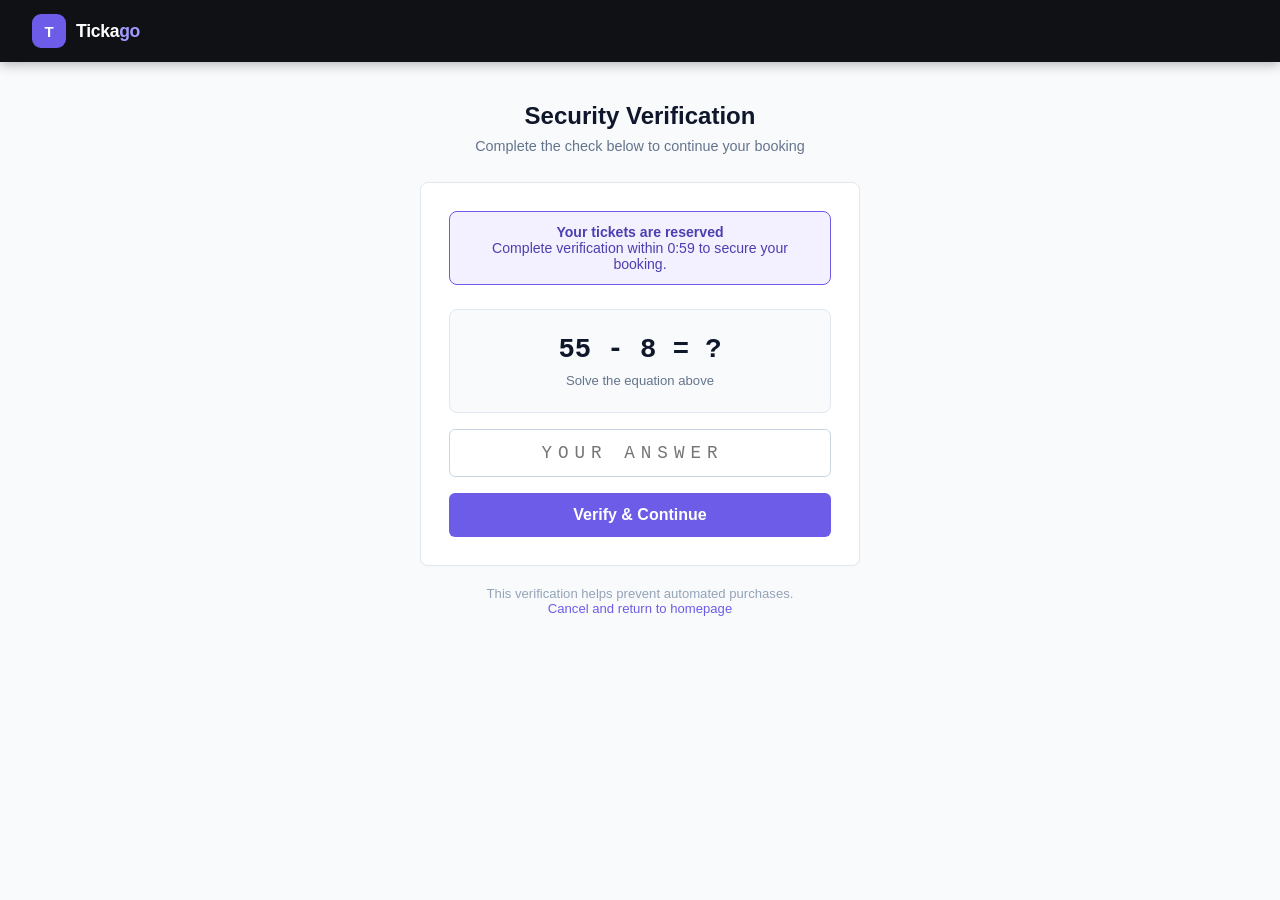
<file: captcha.html>
<!DOCTYPE html>
<html lang="en">
<head>
    <meta charset="UTF-8">
    <meta name="viewport" content="width=device-width, initial-scale=1.0">
    <title>Security Verification</title>
    <link rel="stylesheet" href="style.css">
    <style>
        * { box-sizing: border-box; }

        body {
            background: #f8fafc;
            color: #0f172a;
            font-family: 'Segoe UI', Tahoma, Geneva, Verdana, sans-serif;
            min-height: 100vh;
            margin: 0;
        }

        .captcha-container {
            max-width: 480px;
            margin: 40px auto;
            padding: 0 20px 40px;
        }

        .verify-heading {
            text-align: center;
            margin: 32px 0 24px;
        }

        .verify-heading h1 {
            font-size: 1.5rem;
            margin: 0 0 6px;
            color: #0f172a;
        }

        .verify-heading p {
            margin: 0;
            color: #64748b;
            font-size: 0.9rem;
        }

        .captcha-body {
            background: #ffffff;
            border: 1px solid #e2e8f0;
            border-radius: 8px;
            padding: 28px;
            box-shadow: 0 1px 3px rgba(0,0,0,0.02);
        }

        /* Booking Reminder - matches confirm.html's delay-banner treatment */
        .booking-reminder {
            background: #f3f0ff;
            border: 1px solid #6c5ce7;
            border-radius: 8px;
            padding: 12px 16px;
            margin-bottom: 24px;
            font-size: 0.88rem;
            color: #4c3fb0;
            text-align: center;
        }

        .booking-reminder strong {
            color: #4c3fb0;
        }

        /* Challenge Sections */
        .challenge-section {
            display: none;
        }

        .challenge-section.active {
            display: block;
        }

        /* Text CAPTCHA */
        .captcha-image-box {
            background: #1e293b;
            border-radius: 8px;
            padding: 22px;
            text-align: center;
            margin-bottom: 16px;
            position: relative;
            overflow: hidden;
        }

        .captcha-text {
            font-family: 'Courier New', monospace;
            font-size: 2.1rem;
            font-weight: bold;
            color: #f1f5f9;
            letter-spacing: 10px;
            position: relative;
            user-select: none;
        }

        .noise-line {
            position: absolute;
            height: 1px;
            background: rgba(255,255,255,0.15);
            transform: rotate(-4deg);
        }

        .refresh-captcha {
            position: absolute;
            top: 8px;
            right: 8px;
            background: rgba(255,255,255,0.1);
            border: none;
            color: #cbd5e1;
            width: 30px;
            height: 30px;
            border-radius: 50%;
            cursor: pointer;
            font-size: 1rem;
        }

        .refresh-captcha:hover {
            background: rgba(255,255,255,0.18);
        }

        /* Math Challenge */
        .math-challenge {
            background: #f8fafc;
            border: 1px solid #e2e8f0;
            border-radius: 8px;
            padding: 24px;
            text-align: center;
            margin-bottom: 16px;
        }

        .math-equation {
            font-size: 1.7rem;
            font-weight: bold;
            color: #0f172a;
            margin-bottom: 8px;
            font-family: 'Courier New', monospace;
        }

        .math-hint {
            font-size: 0.82rem;
            color: #64748b;
        }

        /* Slider Challenge */
        .slider-challenge {
            margin-bottom: 16px;
        }

        .slider-track {
            background: #e2e8f0;
            border-radius: 25px;
            height: 50px;
            position: relative;
            overflow: hidden;
        }

        .slider-puzzle {
            position: absolute;
            left: 0;
            top: 0;
            width: 50px;
            height: 50px;
            background: #6c5ce7;
            border-radius: 25px;
            cursor: grab;
            display: flex;
            align-items: center;
            justify-content: center;
            color: white;
            font-size: 1.3rem;
            transition: background 0.2s;
        }

        .slider-puzzle:active {
            cursor: grabbing;
        }

        .slider-puzzle.success {
            background: #15803d;
        }

        .slider-target {
            position: absolute;
            right: 5px;
            top: 5px;
            width: 40px;
            height: 40px;
            background: rgba(21, 128, 61, 0.12);
            border: 2px dashed #15803d;
            border-radius: 20px;
            display: flex;
            align-items: center;
            justify-content: center;
            color: #15803d;
        }

        .slider-instructions {
            text-align: center;
            margin-top: 10px;
            font-size: 0.85rem;
            color: #64748b;
        }

        /* Input Fields */
        .captcha-input {
            width: 100%;
            padding: 13px;
            font-size: 1.1rem;
            text-align: center;
            letter-spacing: 6px;
            border: 1px solid #cbd5e1;
            border-radius: 6px;
            margin-bottom: 16px;
            text-transform: uppercase;
            font-family: 'Courier New', monospace;
            transition: border-color 0.2s;
        }

        .captcha-input:focus {
            outline: none;
            border-color: #6c5ce7;
        }

        .captcha-input.error {
            border-color: #dc2626;
            animation: shake 0.4s;
        }

        .captcha-input.success {
            border-color: #15803d;
        }

        @keyframes shake {
            0%, 100% { transform: translateX(0); }
            25% { transform: translateX(-6px); }
            75% { transform: translateX(6px); }
        }

        /* Buttons */
        .btn-verify {
            width: 100%;
            padding: 13px;
            font-size: 1rem;
            font-weight: 600;
            color: white;
            background: #6c5ce7;
            border: none;
            border-radius: 6px;
            cursor: pointer;
            transition: background 0.2s;
        }

        .btn-verify:hover {
            background: #5b4cc4;
        }

        .btn-verify:disabled {
            background: #cbd5e1;
            cursor: not-allowed;
        }

        /* Error/Success Messages */
        .message {
            padding: 11px;
            border-radius: 6px;
            margin-bottom: 16px;
            text-align: center;
            font-size: 0.9rem;
            display: none;
        }

        .message.error {
            display: block;
            background: #fef2f2;
            color: #b91c1c;
            border: 1px solid #fecaca;
        }

        .message.success {
            display: block;
            background: #f0fdf4;
            color: #15803d;
            border: 1px solid #bbf7d0;
        }

        .captcha-footer {
            text-align: center;
            margin-top: 20px;
            font-size: 0.82rem;
            color: #94a3b8;
        }

        .captcha-footer a {
            color: #6c5ce7;
            text-decoration: none;
        }

        .captcha-footer a:hover {
            text-decoration: underline;
        }
    </style>
</head>
<body>
<nav style="background:#0f1115;padding:0 32px;height:62px;display:flex;align-items:center;gap:10px;position:sticky;top:0;z-index:100;box-shadow:0 2px 12px rgba(0,0,0,0.3);"><div style="width:34px;height:34px;background:#6c5ce7;border-radius:9px;display:flex;align-items:center;justify-content:center;color:#fff;font-weight:800;font-size:15px;">T</div><span style="color:#fff;font-size:1.1rem;font-weight:700;letter-spacing:-0.3px;">Ticka<span style="color:#a29bfe">go</span></span></nav>
    <div class="captcha-container">
        <div class="verify-heading">
            <h1>Security Verification</h1>
            <p>Complete the check below to continue your booking</p>
        </div>

        <div class="captcha-body">
            <!-- Booking Reminder -->
            <div class="booking-reminder">
                <strong>Your tickets are reserved</strong><br>
                Complete verification within <span id="timer">2:00</span> to secure your booking.
            </div>

            <!-- Message Display -->
            <div id="message" class="message"></div>

            <!-- TEXT CAPTCHA -->
            <div id="challenge-text" class="challenge-section">
                <div class="captcha-image-box">
                    <button class="refresh-captcha" onclick="generateTextCaptcha()" title="Get new code">&#8635;</button>
                    <div class="captcha-text" id="captcha-display">LOADING</div>
                    <div class="noise-line" style="width: 80%; top: 30%; left: 10%;"></div>
                    <div class="noise-line" style="width: 60%; top: 60%; left: 20%;"></div>
                </div>
                <input 
                    type="text" 
                    id="text-input" 
                    class="captcha-input" 
                    placeholder="Enter code above"
                    maxlength="6"
                    autocomplete="off"
                >
                <button class="btn-verify" onclick="verifyTextCaptcha()">
                    Verify & Continue
                </button>
            </div>

            <!-- MATH CAPTCHA -->
            <div id="challenge-math" class="challenge-section active">
                <div class="math-challenge">
                    <div class="math-equation" id="math-equation">12 + 7 = ?</div>
                    <div class="math-hint">Solve the equation above</div>
                </div>
                <input 
                    type="number" 
                    id="math-input" 
                    class="captcha-input" 
                    placeholder="Your answer"
                    autocomplete="off"
                >
                <button class="btn-verify" onclick="verifyMathCaptcha()">
                    Verify & Continue
                </button>
            </div>

            <!-- SLIDER CAPTCHA -->
            <div id="challenge-slider" class="challenge-section">
                <div class="slider-challenge">
                    <div class="slider-track" id="slider-track">
                        <div class="slider-target">✓</div>
                        <div class="slider-puzzle" id="slider-puzzle">&#8594;</div>
                    </div>
                    <div class="slider-instructions">
                        Drag the slider to the green target
                    </div>
                </div>
                <button class="btn-verify" id="slider-verify-btn" onclick="verifySlider()" disabled>
                    Complete the slider first
                </button>
            </div>

        </div>

        <div class="captcha-footer">
            This verification helps prevent automated purchases.<br>
            <a href="home.html">Cancel and return to homepage</a>
        </div>
    </div>

    <script src="config.js"></script>
    <script>
        // ==========================================
        // STATE MANAGEMENT
        // ==========================================
        // Levels escalate on failure: 1=math (easiest for humans, but
        // weakest bot-resistance since the answer is plain DOM text) ->
        // 2=text (same weakness, different mechanism) -> 3=slider
        // (hardest for a scripted bot - needs a real drag gesture, not
        // just .click() or reading a value). Fail all 3 -> blocked.
        const LEVEL_TYPES = { 1: 'math', 2: 'text', 3: 'slider' };
        let currentLevel = 1;
        let textCaptchaAnswer = '';
        let mathCaptchaAnswer = 0;
        let sliderComplete = false;
        let timerSeconds = 60;
        let timerInterval;

        // Was sessionStorage.getItem('server_session_id') - wrong storage
        // AND wrong key. The session rewire stores this in localStorage
        // under 'fyp_session_id'.
        const sessionId = localStorage.getItem('fyp_session_id') || 'unknown';

        // ==========================================
        // TIMER
        // ==========================================
        function startTimer() {
            timerInterval = setInterval(() => {
                timerSeconds--;
                const mins = Math.floor(timerSeconds / 60);
                const secs = timerSeconds % 60;
                document.getElementById('timer').textContent = 
                    `${mins}:${secs.toString().padStart(2, '0')}`;
                
                if (timerSeconds <= 0) {
                    clearInterval(timerInterval);
                    showMessage('Time expired! Your reservation has been released.', 'error');
                    setTimeout(() => {
                        window.location.href = 'home.html';
                    }, 2000);
                }
            }, 1000);
        }

        // ==========================================
        // LEVEL PROGRESSION (replaces free tab-switching)
        // ==========================================
        function showLevel(level) {
            currentLevel = level;
            // No visible level indicator by design - the visitor should
            // never see that this is a 3-stage escalation. currentLevel
            // is still tracked internally (drives which challenge shows,
            // and gets sent to /api/captcha-attempt for the dashboard).

            // Show only the current level's challenge section
            document.querySelectorAll('.challenge-section').forEach(sec => sec.classList.remove('active'));
            const type = LEVEL_TYPES[level];
            document.getElementById(`challenge-${type}`).classList.add('active');

            hideMessage();
            if (type === 'math') generateMathCaptcha();
            if (type === 'text') generateTextCaptcha();
            if (type === 'slider') initSlider();
        }

        // ==========================================
        // LOG EVERY ATTEMPT TO THE SERVER
        // ==========================================
        // Runs whether the attempt succeeded or failed - failures aren't
        // just a local UI counter anymore, they show up in
        // evaluation_logs / the /monitor dashboard like any other
        // detection signal.
        function logCaptchaAttempt(type, level, success) {
            if (typeof API_URL === 'undefined') return Promise.resolve();
            return fetch(`${API_URL}/api/captcha-attempt`, {
                method: 'POST',
                headers: { 'Content-Type': 'application/json' },
                body: JSON.stringify({
                    session_id: sessionId,
                    type: type,
                    level: level,
                    success: success
                })
            }).catch(err => console.warn('captcha-attempt log failed:', err));
        }

        // ==========================================
        // SHARED RESULT HANDLER
        // ==========================================
        function handleCaptchaResult(type, success) {
            if (currentLevel >= 3 && !success) {
            } else {
                logCaptchaAttempt(type, currentLevel, success);
            }

            if (success) {
                localStorage.setItem('captcha_passed', 'true');
                showMessage('✓ Verification successful!', 'success');
                onVerificationSuccess(type);
                return;
            }

            if (currentLevel >= 3) {
                // Failed the 3rd and final level - block/kick. Wait for
                // the server's confirmation (it just marked the account
                // as blocked) before redirecting, rather than assuming.
                showMessage('Too many failed attempts. Access denied.', 'error');
                clearInterval(timerInterval);
                logCaptchaAttempt(type, currentLevel, success).then(res => {
                    return res && res.json ? res.json() : null;
                }).then(data => {
                    window.location.href = (data && data.redirect) || 'error.html';
                }).catch(() => {
                    window.location.href = 'error.html';
                });
                return;
            }
            showMessage(`Incorrect. Please try the verification below.`, 'error');
            setTimeout(() => showLevel(currentLevel + 1), 1200);
        }

        // ==========================================
        // MESSAGE DISPLAY
        // ==========================================
        function showMessage(text, type) {
            const msg = document.getElementById('message');
            msg.textContent = text;
            msg.className = `message ${type}`;
        }

        function hideMessage() {
            document.getElementById('message').className = 'message';
        }

        // ==========================================
        // TEXT CAPTCHA
        // ==========================================
        function generateTextCaptcha() {
            const chars = 'ABCDEFGHJKLMNPQRSTUVWXYZ23456789';
            let captcha = '';
            for (let i = 0; i < 6; i++) {
                captcha += chars.charAt(Math.floor(Math.random() * chars.length));
            }
            textCaptchaAnswer = captcha;
            document.getElementById('captcha-display').textContent = captcha;
            document.getElementById('text-input').value = '';
            document.getElementById('text-input').className = 'captcha-input';
        }

        function verifyTextCaptcha() {
            const input = document.getElementById('text-input');
            const userAnswer = input.value.toUpperCase().trim();
            const success = userAnswer === textCaptchaAnswer;

            input.className = success ? 'captcha-input success' : 'captcha-input error';
            handleCaptchaResult('text', success);
        }

        // ==========================================
        // MATH CAPTCHA
        // ==========================================
        function generateMathCaptcha() {
            const operations = ['+', '-', '×'];
            const op = operations[Math.floor(Math.random() * operations.length)];
            let a, b, answer;
            
            switch(op) {
                case '+':
                    a = Math.floor(Math.random() * 50) + 10;
                    b = Math.floor(Math.random() * 50) + 10;
                    answer = a + b;
                    break;
                case '-':
                    a = Math.floor(Math.random() * 50) + 30;
                    b = Math.floor(Math.random() * 30) + 1;
                    answer = a - b;
                    break;
                case '×':
                    a = Math.floor(Math.random() * 12) + 2;
                    b = Math.floor(Math.random() * 12) + 2;
                    answer = a * b;
                    break;
            }
            
            mathCaptchaAnswer = answer;
            document.getElementById('math-equation').textContent = `${a} ${op} ${b} = ?`;
            document.getElementById('math-input').value = '';
            document.getElementById('math-input').className = 'captcha-input';
        }

        function verifyMathCaptcha() {
            const input = document.getElementById('math-input');
            const userAnswer = parseInt(input.value);
            const success = userAnswer === mathCaptchaAnswer;

            input.className = success ? 'captcha-input success' : 'captcha-input error';
            handleCaptchaResult('math', success);
        }

        // ==========================================
        // SLIDER CAPTCHA
        // ==========================================
        function initSlider() {
            sliderComplete = false;
            const puzzle = document.getElementById('slider-puzzle');
            const track = document.getElementById('slider-track');
            const btn = document.getElementById('slider-verify-btn');
            
            puzzle.style.left = '0px';
            puzzle.className = 'slider-puzzle';
            btn.disabled = true;
            btn.textContent = 'Complete the slider first';
            
            let isDragging = false;
            let startX = 0;
            let puzzleLeft = 0;
            
            const trackWidth = track.offsetWidth - puzzle.offsetWidth;
            const targetStart = trackWidth - 10;
            
            puzzle.onmousedown = (e) => {
                isDragging = true;
                startX = e.clientX - puzzleLeft;
                puzzle.style.cursor = 'grabbing';
            };
            
            document.onmousemove = (e) => {
                if (!isDragging) return;
                
                let newLeft = e.clientX - startX;
                newLeft = Math.max(0, Math.min(newLeft, trackWidth));
                puzzleLeft = newLeft;
                puzzle.style.left = newLeft + 'px';
                
                if (newLeft >= targetStart) {
                    puzzle.className = 'slider-puzzle success';
                    sliderComplete = true;
                    btn.disabled = false;
                    btn.textContent = 'Verify & Continue';
                }
            };
            
            document.onmouseup = () => {
                isDragging = false;
                puzzle.style.cursor = 'grab';
                
                if (!sliderComplete) {
                    puzzle.style.left = '0px';
                    puzzleLeft = 0;
                }
            };

            // Touch support
            puzzle.ontouchstart = (e) => {
                isDragging = true;
                startX = e.touches[0].clientX - puzzleLeft;
            };
            
            document.ontouchmove = (e) => {
                if (!isDragging) return;
                
                let newLeft = e.touches[0].clientX - startX;
                newLeft = Math.max(0, Math.min(newLeft, trackWidth));
                puzzleLeft = newLeft;
                puzzle.style.left = newLeft + 'px';
                
                if (newLeft >= targetStart) {
                    puzzle.className = 'slider-puzzle success';
                    sliderComplete = true;
                    btn.disabled = false;
                    btn.textContent = 'Verify & Continue';
                }
            };
            
            document.ontouchend = () => {
                isDragging = false;
                if (!sliderComplete) {
                    puzzle.style.left = '0px';
                    puzzleLeft = 0;
                }
            };
        }

        function verifySlider() {
            if (sliderComplete) {
                handleCaptchaResult('slider', true);
            }
        }

        // ==========================================
        // PROOF OF WORK (Computational Challenge)
        // ==========================================
        async function startProofOfWork() {
            const btn = document.getElementById('pow-btn');
            const spinner = document.getElementById('pow-spinner');
            const progress = document.getElementById('pow-progress');
            const message = document.getElementById('pow-message');
            
            btn.disabled = true;
            btn.textContent = 'Computing...';
            message.textContent = 'Finding valid hash (this proves you\'re not a bot)...';
            
            const difficulty = 4; // Number of leading zeros required
            const prefix = '0'.repeat(difficulty);
            const challenge = sessionId + ':' + Date.now();
            
            let nonce = 0;
            let found = false;
            const startTime = performance.now();
            const targetHashes = 50000; // Estimated hashes needed
            
            // Process in chunks to not freeze the UI
            async function processChunk() {
                const chunkSize = 1000;
                
                for (let i = 0; i < chunkSize; i++) {
                    const data = challenge + ':' + nonce;
                    const hashBuffer = await crypto.subtle.digest('SHA-256', new TextEncoder().encode(data));
                    const hashArray = Array.from(new Uint8Array(hashBuffer));
                    const hashHex = hashArray.map(b => b.toString(16).padStart(2, '0')).join('');
                    
                    if (hashHex.startsWith(prefix)) {
                        found = true;
                        return { nonce, hash: hashHex };
                    }
                    
                    nonce++;
                }
                
                // Update UI
                const elapsed = (performance.now() - startTime) / 1000;
                const hashRate = Math.floor(nonce / elapsed);
                const progressPct = Math.min((nonce / targetHashes) * 100, 95);
                
                document.getElementById('pow-hashes').textContent = nonce.toLocaleString();
                document.getElementById('pow-time').textContent = elapsed.toFixed(1) + 's';
                document.getElementById('pow-rate').textContent = hashRate.toLocaleString() + '/s';
                progress.style.width = progressPct + '%';
                
                return null;
            }
            
            // Main loop
            while (!found && nonce < 10000000) {
                const result = await processChunk();
                if (result) {
                    // Success!
                    const elapsed = (performance.now() - startTime) / 1000;
                    
                    spinner.className = 'pow-spinner complete';
                    progress.style.width = '100%';
                    message.textContent = '✓ Valid proof found!';
                    
                    document.getElementById('pow-hashes').textContent = nonce.toLocaleString();
                    document.getElementById('pow-time').textContent = elapsed.toFixed(1) + 's';
                    
                    showMessage('✓ Verification successful!', 'success');
                    
                    // Send proof to server
                    onVerificationSuccess('pow', {
                        nonce: result.nonce,
                        hash: result.hash,
                        time: elapsed
                    });
                    return;
                }
                
                // Allow UI to update
                await new Promise(r => setTimeout(r, 0));
            }
            
            // Failed (shouldn't happen with reasonable difficulty)
            btn.disabled = false;
            btn.textContent = '⚡ Retry Verification';
            message.textContent = 'Verification timed out. Please try again.';
        }

        // ==========================================
        // SUCCESS HANDLER
        // ==========================================
        function onVerificationSuccess(method) {
            clearInterval(timerInterval);
            // logCaptchaAttempt() already fired from handleCaptchaResult()
            // just before this was called - just proceed to payment.
            setTimeout(() => {
                window.location.href = 'payment.html';
            }, 1500);
        }

        // ==========================================
        // INITIALIZATION
        // ==========================================
        document.addEventListener('DOMContentLoaded', () => {
            showLevel(1);
            startTimer();
        });
    </script>
</body>
</html>
</file>
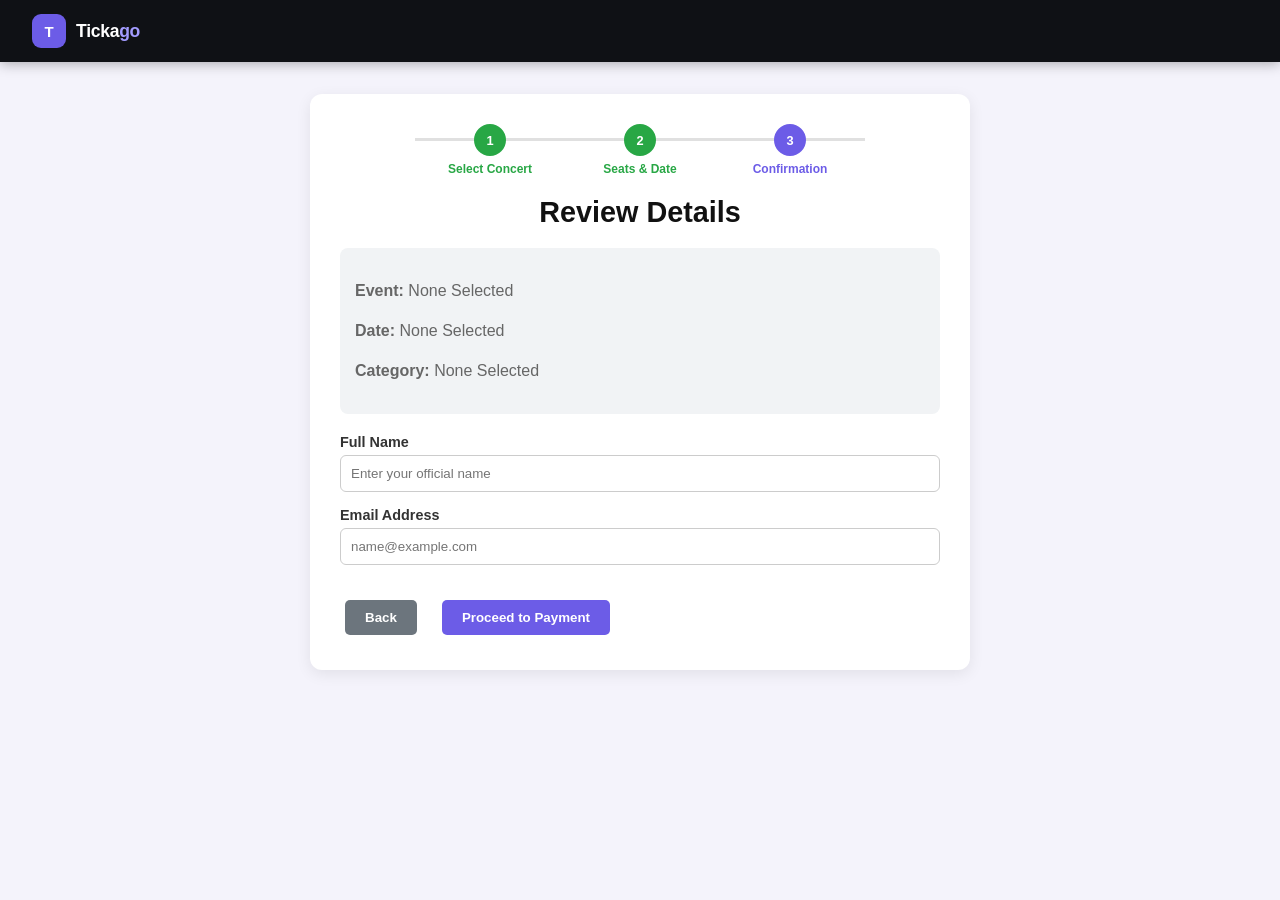
<file: confirm.html>
<!DOCTYPE html>
<html lang="en">
<head>
    <meta charset="UTF-8">
    <meta name="viewport" content="width=device-width, initial-scale=1.0">
    <title>Ticket Hub - Booking Confirmation</title>
    <link rel="stylesheet" href="style.css">
    
</head>
<body>
<nav style="background:#0f1115;padding:0 32px;height:62px;display:flex;align-items:center;justify-content:space-between;gap:10px;position:sticky;top:0;z-index:100;box-shadow:0 2px 12px rgba(0,0,0,0.3);"><div style="display:flex;align-items:center;gap:10px;"><div style="width:34px;height:34px;background:#6c5ce7;border-radius:9px;display:flex;align-items:center;justify-content:center;color:#fff;font-weight:800;font-size:15px;">T</div><span style="color:#fff;font-size:1.1rem;font-weight:700;letter-spacing:-0.3px;">Ticka<span style="color:#a29bfe">go</span></span></div><div id="user-status" style="color:#94a3b8;font-size:0.85rem;"></div></nav>
    <div class="container">
        <div class="stepper-wrapper">
            <div class="stepper-item completed"><div class="step-counter">1</div><div class="step-name">Select Concert</div></div>
            <div class="stepper-item completed"><div class="step-counter">2</div><div class="step-name">Seats & Date</div></div>
            <div class="stepper-item active"><div class="step-counter">3</div><div class="step-name">Confirmation</div></div>
        </div>

        <h1>Review Details</h1>
        
        <div style="background: #f1f3f5; padding: 15px; border-radius: 8px; margin-bottom: 20px; text-align: left;">
            <p><strong>Event:</strong> <span id="summary-event"></span></p>
            <p><strong>Date:</strong> <span id="summary-date"></span></p>
            <p><strong>Category:</strong> <span id="summary-seat"></span></p>
        </div>

        <div class="form-group">
            <label for="fullname">Full Name</label>
            <input type="text" id="fullname" placeholder="Enter your official name" required>
        </div>
        <div class="form-group" style="margin-top: 15px;">
            <label for="email">Email Address</label>
            <input type="email" id="email" placeholder="name@example.com" required>
        </div>

        <div style="margin-top: 30px; display: flex; gap: 15px;">
            <button class="btn"onclick="goBackToSeatSelection()"style="background:#6c757d; color:white;">Back</button>
            <button class="btn btn-primary" id="checkout-btn" onclick="validateAndCheckout()">Proceed to Payment</button>
        </div>
        <div id="delay-banner" style="display:none;margin-top:16px;background:#f3f0ff;border:1px solid #6c5ce7;border-radius:8px;padding:12px 16px;color:#6c5ce7;font-size:0.9rem;text-align:center;">
            ⏳ Security check applied — redirecting in <strong id="delay-count">3</strong>s...
        </div>
    </div>

    <script src="config.js"></script>
    <script src="telemetry.js"></script>

    <script>
        fetch(`${API_URL}/api/whoami`, { credentials: 'include' })
            .then(res => res.json())
            .then(data => {
                const el = document.getElementById('user-status');
                if (data.logged_in) {
                    el.innerHTML = `${data.username} &nbsp;|&nbsp; <a href="#" onclick="doLogout(event)" style="color:#a29bfe;">Log out</a>`;
                }
            })
            .catch(() => {});

        function doLogout(e) {
            e.preventDefault();
            fetch(`${API_URL}/logout`, { method: 'POST', credentials: 'include' })
                .then(() => window.location.href = 'home.html');
        }
    </script>

    <script>
        window.onload = function() {
            document.getElementById('summary-event').innerText = localStorage.getItem('selected_event') || 'None Selected';
            document.getElementById('summary-date').innerText = localStorage.getItem('selected_date') || 'None Selected';
            
            let seatDetails = localStorage.getItem('selected_seat') || "None Selected";
            let qtySelected = parseInt(localStorage.getItem('selected_qty')) || 1;

            if (qtySelected > 1 && seatDetails !== "None Selected") {
                document.getElementById('summary-seat').innerText = `${seatDetails} x ${qtySelected}`;
            } else {
                document.getElementById('summary-seat').innerText = seatDetails;
            }

            // Sync structural sequence verification matrix state on context access
            let pattern = localStorage.getItem('fyp_pattern') || "HADS";
            if (!pattern.includes('C')) {
                pattern += 'C';
                localStorage.setItem('fyp_pattern', pattern);
            }
            if (typeof trackAction === 'function') trackAction('C');
        };


        function goBackToSeatSelection() {
            let pattern = localStorage.getItem('fyp_pattern') || "";
            pattern += "B";
            localStorage.setItem('fyp_pattern', pattern);
            if (typeof trackAction === 'function') trackAction('B');
            window.location.href = 'select.html';
        }

        function lockButton(msg) {
            const btn = document.getElementById('checkout-btn');
            btn.disabled = true;
            btn.style.background = '#adb5bd';
            btn.style.cursor = 'not-allowed';
            btn.innerText = msg || 'Processing...';
        }

        function unlockButton() {
            const btn = document.getElementById('checkout-btn');
            btn.disabled = false;
            btn.style.background = '';
            btn.style.cursor = '';
            btn.innerText = 'Proceed to Payment';
        }

        function showDelayBanner(seconds) {
            document.getElementById('delay-banner').style.display = 'block';
            let remaining = seconds;
            document.getElementById('delay-count').innerText = remaining;
            const tick = setInterval(() => {
                remaining--;
                document.getElementById('delay-count').innerText = remaining;
                if (remaining <= 0) clearInterval(tick);
            }, 1000);
        }

        function validateAndCheckout() {

            console.log("VALIDATE FUNCTION ENTERED");

            const name = document.getElementById('fullname').value.trim();
            const email = document.getElementById('email').value.trim();

            const pattern = localStorage.getItem('fyp_pattern') || "HADSC";
            const qtySelected = parseInt(localStorage.getItem('selected_qty')) || 1;
            const startTime = localStorage.getItem('session_start') || Date.now();
            const totalDurationMs = Date.now() - parseInt(startTime);
            const qtySpeed = localStorage.getItem('qty_select_speed') || "0";
            const mouseMoves = typeof getMouseMoveCount === 'function'
                ? getMouseMoveCount()
                : parseInt(localStorage.getItem('fyp_mouse_moves') || '0');


            // Speed + pattern alone can't tell a fast human from a bot - a
            // real person can finish this flow in under 15s too. The thing
            // a bot (driving the page via execute_script) can't fake is
            // real mousemove input, so that's required here as well.
            if (
                pattern === "HADSQC" &&
                qtySelected === 1 &&
                totalDurationMs < 15000 &&
                mouseMoves < 15
            ) {

                // This used to just alert() and return, which meant the
                // server (and therefore the monitor dashboard) never found
                // out about it. Ping /evaluate with force_tier so it gets
                // logged too, without re-running the full scorer.
                fetch(`${API_URL}/evaluate`, {
                    method: "POST",
                    headers: { "Content-Type": "application/json" },
                    body: JSON.stringify({
                        session_id: localStorage.getItem('fyp_session_id'),
                        pattern: pattern,
                        duration: totalDurationMs,
                        quantity: qtySelected,
                        qty_speed: parseInt(qtySpeed),
                        mouse_movements: mouseMoves,
                        force_tier: 1
                    })
                }).catch(err => console.warn("Tier 1 fast-path log failed:", err));

                alert(
                    "Tier 1 Active: Suspicious automated behaviour detected due to elevated interaction speed."
                );

                showDelayBanner(3);
                setTimeout(() => {
                    window.location.href = "payment.html";
                }, 3000);

                return;
            }

            console.log("NAME =", name);
            console.log("EMAIL =", email);
            console.log("PATTERN =", pattern);
            console.log("QTY =", qtySelected);

            if (!name || !email) {
                alert("Please fill in your profile details.");
                return;
            }

            lockButton('Verifying...');

             fetch(`${API_URL}/evaluate`, {
    method: "POST",
    headers: {
        "Content-Type": "application/json"
    },
    body: JSON.stringify({
        session_id: localStorage.getItem('fyp_session_id'),
        pattern: pattern,
        duration: totalDurationMs,
        quantity: qtySelected,
        qty_speed: parseInt(qtySpeed),
        mouse_movements: mouseMoves
    })
})
.then(res => {
    if (res.status === 401) {
        return res.json().then(data => {
            unlockButton();
            alert("You need to be logged in to continue checkout.");
            window.location.href = data.redirect || 'login.html';
            throw new Error('not_authenticated'); // stop the chain below
        });
    }
    return res.json();
})
.then(data => {

    console.log("SERVER RESPONSE =", data);

    // Same stateless-evaluate loop fix as payment.html: don't send
    // someone back through captcha.html if they already passed it -
    // Tier 3 still always wins regardless.
    if (data.tier === 2 && localStorage.getItem('captcha_passed') === 'true') {
        data.tier = 0;
    }

    switch(data.tier){

        case 1:
            localStorage.setItem('cumulative_score', data.carry_forward || 0);
            alert("Tier 1 Detection\nArtificial delay applied. You will be redirected shortly.");
            showDelayBanner(3);
            setTimeout(() => { window.location.href = "payment.html"; }, 3000);
            break;

        case 2:

            alert(
                "Tier 2 Detection\nCAPTCHA required."
            );

            window.location.href =
                "captcha.html";

            break;

        case 3:

            if (data.redirect === "error.html") {
                alert(
                    "Access Denied\nThis account has been blocked for repeated suspicious activity."
                );
            } else {
                alert(
                    "Tier 3 Detection\nGhost ticket activated."
                );
            }

            // Trust the server's redirect field (it knows whether this
            // is a first offense or a repeat one) - fall back to
            // ghost_ticket.html only if the field is somehow missing.
            window.location.href = data.redirect || "ghost_ticket.html";

            break;

        default:

            window.location.href =
                "payment.html";
    }

})
.catch(err => {
    if (err.message === 'not_authenticated') return; // already handled above
    console.error("FETCH ERROR =", err);
    unlockButton();
    alert("Could not reach the detection server (" + err + "). Check Flask + ngrok are running, then try again.");
});
        }
    </script>

    
</body>
</html>
</file>
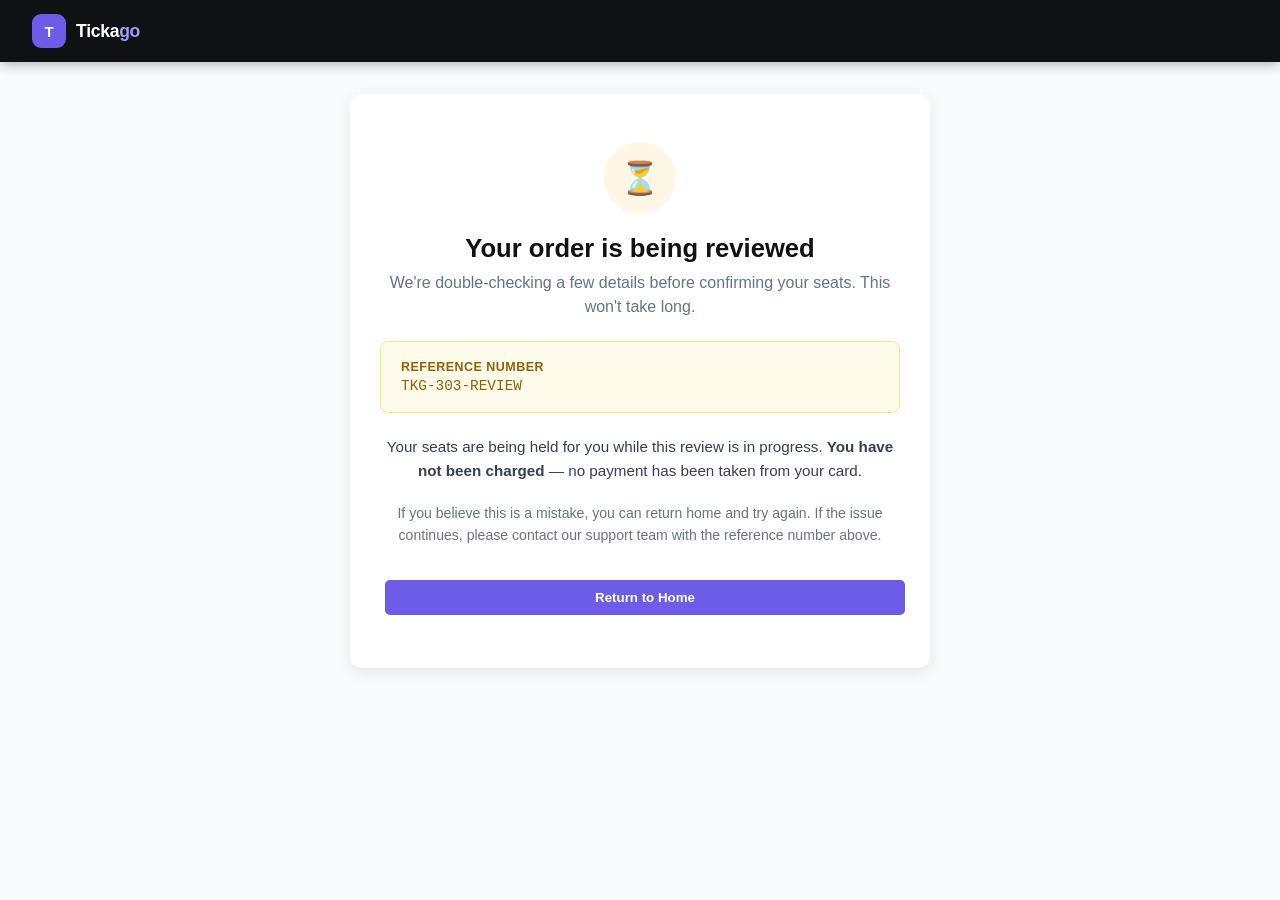
<file: ghost_ticket.html>
<!DOCTYPE html>
<html lang="en">
<head>
    <meta charset="UTF-8">
    <meta name="viewport" content="width=device-width, initial-scale=1.0">
    <title>Order Under Review - Tickago</title>
    <link rel="stylesheet" href="style.css">
    <style>
        body {
            background-color: #f8fafc;
            color: #0f172a;
            font-family: 'Segoe UI', Tahoma, Geneva, Verdana, sans-serif;
        }

        .hold-icon {
            width: 72px;
            height: 72px;
            background: #fff7e6;
            border-radius: 50%;
            display: flex;
            align-items: center;
            justify-content: center;
            margin: 0 auto 20px auto;
            font-size: 32px;
        }

        .hold-panel {
            background: #fffbeb;
            border: 1px solid #fde68a;
            border-radius: 8px;
            padding: 18px 20px;
            margin: 22px 0;
            text-align: left;
        }

        .hold-panel-label {
            font-size: 0.78rem;
            text-transform: uppercase;
            letter-spacing: 0.5px;
            color: #92610a;
            font-weight: 700;
            margin-bottom: 4px;
        }

        .hold-ref {
            font-family: 'Courier New', Courier, monospace;
            color: #92610a;
            font-size: 0.9rem;
        }

        .hold-note {
            color: #64748b;
            font-size: 0.88rem;
            line-height: 1.6;
            margin-top: 18px;
        }
    </style>
</head>
<body>
<nav style="background:#0f1115;padding:0 32px;height:62px;display:flex;align-items:center;gap:10px;position:sticky;top:0;z-index:100;box-shadow:0 2px 12px rgba(0,0,0,0.3);"><div style="width:34px;height:34px;background:#6c5ce7;border-radius:9px;display:flex;align-items:center;justify-content:center;color:#fff;font-weight:800;font-size:15px;">T</div><span style="color:#fff;font-size:1.1rem;font-weight:700;letter-spacing:-0.3px;">Ticka<span style="color:#a29bfe">go</span></span></nav>

    <div class="container" style="max-width: 520px; padding-top: 48px; padding-bottom: 48px;">

        <div class="hold-icon">⏳</div>

        <h1 style="font-size: 1.6rem; margin-bottom: 8px;">Your order is being reviewed</h1>
        <p style="color: #64748b; margin: 0;">
            We're double-checking a few details before confirming your seats. This won't take long.
        </p>

        <div class="hold-panel">
            <div class="hold-panel-label">Reference Number</div>
            <div class="hold-ref">TKG-303-REVIEW</div>
        </div>

        <p style="color: #334155; font-size: 0.95rem; line-height: 1.6;">
            Your seats are being held for you while this review is in progress. <strong>You have not been
            charged</strong> — no payment has been taken from your card.
        </p>

        <p class="hold-note">
            If you believe this is a mistake, you can return home and try again. If the issue continues,
            please contact our support team with the reference number above.
        </p>

        <div style="margin-top: 28px;">
            <button class="btn btn-primary" style="width: 100%;"
                    onclick="localStorage.clear(); window.location.href='home.html'">
                Return to Home
            </button>
        </div>
    </div>
</body>
</html>
</file>
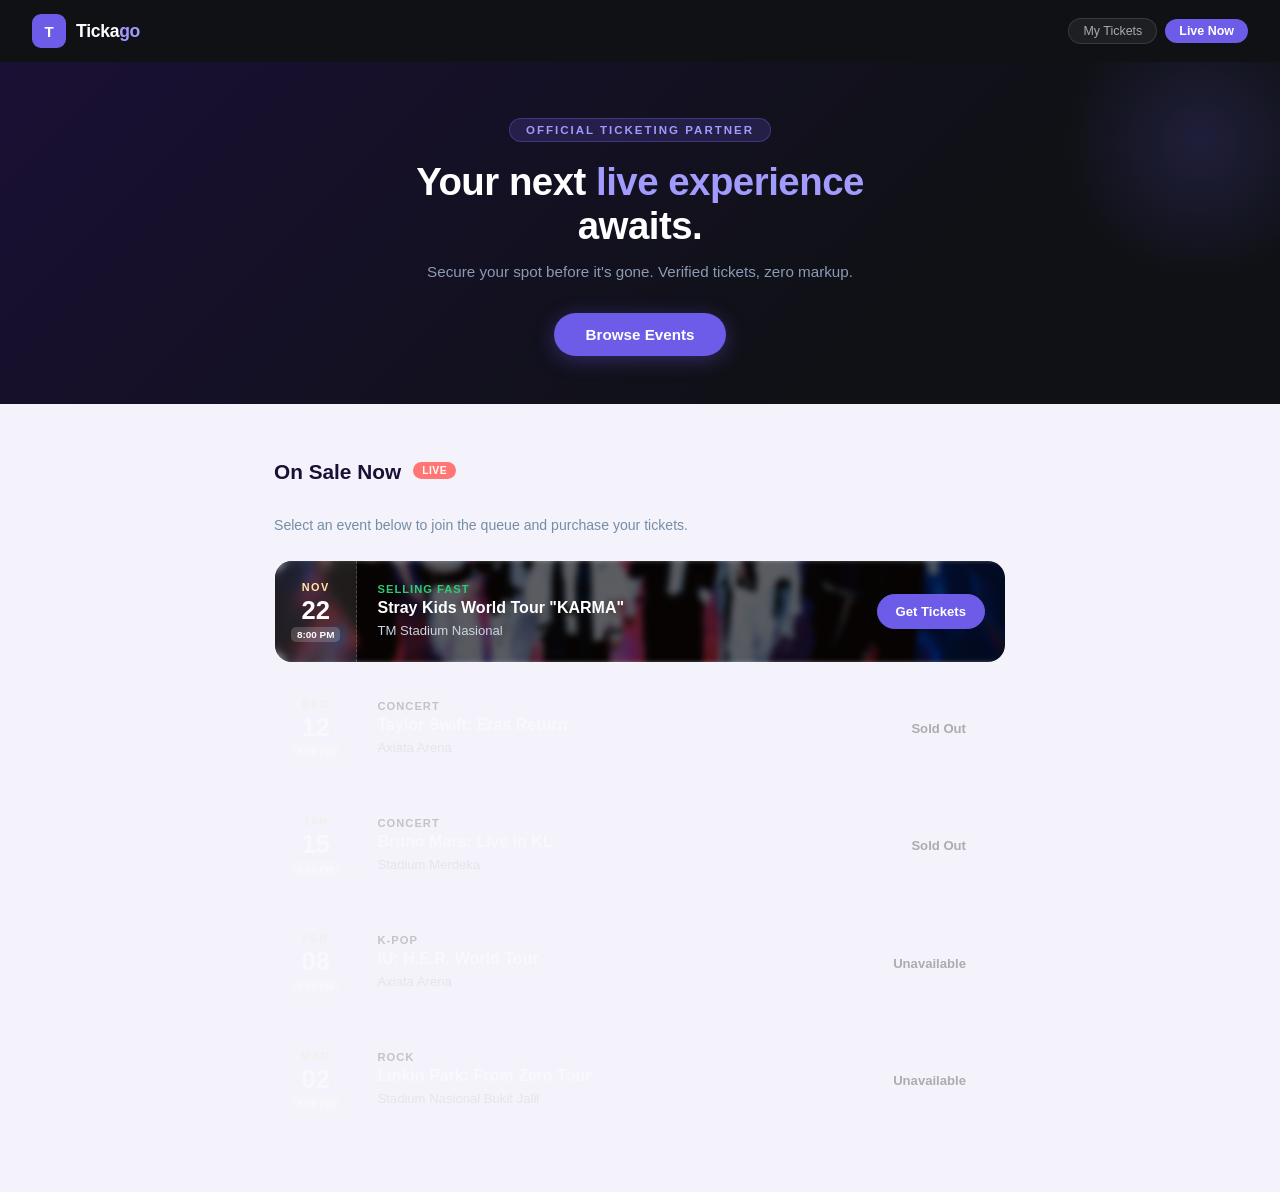
<file: home.html>
<!DOCTYPE html>
<html lang="en">
<head>
    <meta charset="UTF-8">
    <meta name="viewport" content="width=device-width, initial-scale=1.0">
    <title>Tickago | Ticket to Go</title>
    <link rel="stylesheet" href="style.css">
    <style>
        * { box-sizing: border-box; }
        body {
            background: #f4f3fb;
            color: #1a1035;
            font-family: 'Segoe UI', Tahoma, Geneva, Verdana, sans-serif;
            margin: 0; padding: 0;
        }

        /* NAV */
        .t-nav {
            background: #0f1115;
            padding: 0 32px;
            height: 62px;
            display: flex;
            align-items: center;
            justify-content: space-between;
            position: sticky;
            top: 0;
            z-index: 100;
        }
        .t-nav-brand { display: flex; align-items: center; gap: 10px; text-decoration: none; }
        .t-nav-logo {
            width: 34px; height: 34px;
            background: #6c5ce7;
            border-radius: 9px;
            display: flex; align-items: center; justify-content: center;
            color: #fff; font-weight: 800; font-size: 15px;
        }
        .t-nav-name { color: #fff; font-size: 1.1rem; font-weight: 700; letter-spacing: -0.3px; }
        .t-nav-name span { color: #a29bfe; }
        .t-nav-right { display: flex; gap: 8px; align-items: center; }
        .t-pill {
            color: #aaa; font-size: 0.78rem; padding: 5px 14px;
            border-radius: 20px; border: 0.5px solid rgba(255,255,255,0.12);
            background: rgba(255,255,255,0.06);
        }
        .t-pill-live {
            background: #6c5ce7; color: #fff;
            font-size: 0.78rem; font-weight: 700;
            padding: 5px 14px; border-radius: 20px; border: none;
        }

        /* HERO */
        .t-hero {
            background: linear-gradient(135deg, #1a1035 0%, #0f1115 70%);
            padding: 56px 32px 48px;
            text-align: center;
            position: relative;
            overflow: hidden;
        }
        .t-hero::before {
            content: '';
            position: absolute;
            top: -60px; right: -60px;
            width: 280px; height: 280px;
            background: radial-gradient(circle, rgba(108,92,231,0.18) 0%, transparent 70%);
            pointer-events: none;
        }
        .t-hero-eyebrow {
            display: inline-block;
            background: rgba(108,92,231,0.2);
            color: #a29bfe;
            font-size: 0.72rem; font-weight: 700;
            letter-spacing: 2px; text-transform: uppercase;
            padding: 5px 16px; border-radius: 20px;
            border: 0.5px solid rgba(108,92,231,0.4);
            margin-bottom: 18px;
        }
        .t-hero h1 {
            font-size: 2.4rem; font-weight: 800; color: #fff;
            margin: 0 0 12px; line-height: 1.15; letter-spacing: -0.5px;
        }
        .t-hero h1 span { color: #a29bfe; }
        .t-hero p {
            color: #8b9bb4; font-size: 0.95rem;
            max-width: 440px; margin: 0 auto 28px; line-height: 1.6;
        }
        .t-hero-btn {
            background: #6c5ce7; color: #fff;
            border: none; padding: 13px 32px;
            border-radius: 50px; font-weight: 700; font-size: 0.95rem;
            cursor: pointer; transition: all 0.2s;
            box-shadow: 0 4px 20px rgba(108,92,231,0.35);
        }
        .t-hero-btn:hover { background: #5b4cc4; transform: translateY(-2px); }

        /* EVENTS SECTION */
        .t-section { max-width: 780px; margin: 0 auto; padding: 36px 24px 60px; }
        .t-section-head { display: flex; align-items: center; gap: 12px; margin-bottom: 6px; }
        .t-section-head h2 { font-size: 1.3rem; font-weight: 700; color: #1a1035; }
        .t-live-badge {
            background: #ff7675; color: #fff;
            font-size: 0.65rem; font-weight: 800;
            padding: 3px 9px; border-radius: 10px; letter-spacing: 0.5px;
        }
        .t-section-sub { color: #748da6; font-size: 0.88rem; margin-bottom: 24px; }

        /* CONCERT CARD */
        .concert-shelf { display: flex; flex-direction: column; gap: 14px; }
        .concert-card {
            position: relative;
            border-radius: 18px;
            display: flex; align-items: center;
            overflow: hidden;
            cursor: pointer;
            border: 1px solid rgba(255,255,255,0.08);
            transition: all 0.25s ease;
            min-height: 96px;
        }
        .concert-card:hover:not(.locked) { transform: translateY(-3px); box-shadow: 0 10px 30px rgba(108,92,231,0.25); }
        .concert-card.locked { cursor: not-allowed; opacity: 0.45; filter: grayscale(75%); }
        .card-bg {
            position: absolute; top: 0; left: 0; width: 100%; height: 100%;
            background-size: cover; background-position: center;
            filter: blur(3px) brightness(0.38); transform: scale(1.06);
            z-index: 1;
        }
        .card-content { position: relative; z-index: 2; display: flex; align-items: center; width: 100%; }
        .card-date-block {
            background: rgba(255,255,255,0.1);
            backdrop-filter: blur(4px);
            border-right: 1px dashed rgba(255,255,255,0.2);
            padding: 20px 16px;
            min-width: 76px; text-align: center;
        }
        .card-date-block .month { font-size: 0.68rem; text-transform: uppercase; letter-spacing: 1.5px; color: #ffeaa7; font-weight: 700; }
        .card-date-block .day { font-size: 1.6rem; font-weight: 800; color: #fff; line-height: 1.1; margin: 3px 0; }
        .card-date-block .time { font-size: 0.62rem; background: rgba(255,255,255,0.18); padding: 2px 6px; border-radius: 5px; color: #fff; font-weight: 600; }
        .concert-info { padding: 18px 20px; flex-grow: 1; }
        .concert-info .category { font-size: 0.7rem; text-transform: uppercase; letter-spacing: 1px; font-weight: 700; margin-bottom: 4px; }
        .concert-info h3 { margin: 0 0 4px; font-size: 1rem; font-weight: 700; color: #fff; }
        .concert-info p { margin: 0; font-size: 0.82rem; color: #cbd5e1; }
        .action-area { padding: 18px 20px; }
        .action-btn {
            background: rgba(255,255,255,0.18); color: #fff;
            border: 1px solid rgba(255,255,255,0.3);
            backdrop-filter: blur(4px); padding: 9px 18px;
            border-radius: 50px; font-weight: 700; font-size: 0.82rem;
            cursor: pointer; transition: all 0.2s; white-space: nowrap;
        }
        .concert-card:hover:not(.locked) .action-btn {
            background: #fff; color: #6c5ce7; border-color: #fff;
        }
        .concert-card.locked .action-btn {
            background: rgba(255,255,255,0.05); color: #555;
            border-color: rgba(255,255,255,0.08); cursor: not-allowed;
        }
    </style>
</head>
<body>

    <nav class="t-nav">
        <div class="t-nav-brand">
            <div class="t-nav-logo">T</div>
            <span class="t-nav-name">Ticka<span>go</span></span>
        </div>
        <div class="t-nav-right">
            <span class="t-pill">My Tickets</span>
            <span class="t-pill-live">Live Now</span>
        </div>
    </nav>

    <div class="t-hero">
        <div class="t-hero-eyebrow">Official Ticketing Partner</div>
        <h1>Your next <span>live experience</span><br>awaits.</h1>
        <p>Secure your spot before it's gone. Verified tickets, zero markup.</p>
        <button class="t-hero-btn" onclick="scrollToEvents()">Browse Events</button>
    </div>

    <div class="t-section">
        <div id="events-section" class="t-section-head">
            <h2>On Sale Now</h2>
            <span class="t-live-badge">LIVE</span>
        </div>
        <p class="t-section-sub">Select an event below to join the queue and purchase your tickets.</p>

        <div class="concert-shelf">

            <div class="concert-card" id="stray-kids-card" onclick="selectEvent('Stray Kids World Tour KARMA')">
                <div class="card-bg" style="background-image: url('pic/StrayKids_CourtesyofJYPEntertainment_August2025-Header.webp');"></div>
                <div class="card-content">
                    <div class="card-date-block">
                        <div class="month">Nov</div>
                        <div class="day">22</div>
                        <div class="time">8:00 PM</div>
                    </div>
                    <div class="concert-info">
                        <div class="category" style="color:#2ecc71;">Selling Fast</div>
                        <h3>Stray Kids World Tour "KARMA"</h3>
                        <p>TM Stadium Nasional</p>
                    </div>
                    <div class="action-area">
                        <button class="action-btn" style="background:#6c5ce7;border-color:#6c5ce7;">Get Tickets</button>
                    </div>
                </div>
            </div>

            <div class="concert-card locked" onclick="return false;">
                <div class="card-bg" style="background-image: url('https://images.unsplash.com/photo-1514525253161-7a46d19cd819?q=80&w=600&auto=format&fit=crop');"></div>
                <div class="card-content">
                    <div class="card-date-block">
                        <div class="month">Dec</div>
                        <div class="day">12</div>
                        <div class="time">8:00 PM</div>
                    </div>
                    <div class="concert-info">
                        <div class="category" style="color:#888;">Concert</div>
                        <h3>Taylor Swift: Eras Return</h3>
                        <p>Axiata Arena</p>
                    </div>
                    <div class="action-area"><button class="action-btn" disabled>Sold Out</button></div>
                </div>
            </div>

            <div class="concert-card locked" onclick="return false;">
                <div class="card-bg" style="background-image: url('https://images.unsplash.com/photo-1470225620780-dba8ba36b745?q=80&w=600&auto=format&fit=crop');"></div>
                <div class="card-content">
                    <div class="card-date-block">
                        <div class="month">Jan</div>
                        <div class="day">15</div>
                        <div class="time">8:30 PM</div>
                    </div>
                    <div class="concert-info">
                        <div class="category" style="color:#888;">Concert</div>
                        <h3>Bruno Mars: Live in KL</h3>
                        <p>Stadium Merdeka</p>
                    </div>
                    <div class="action-area"><button class="action-btn" disabled>Sold Out</button></div>
                </div>
            </div>

            <div class="concert-card locked" onclick="return false;">
                <div class="card-bg" style="background-image: url('https://images.unsplash.com/photo-1487180142328-0c4e37023af5?q=80&w=600&auto=format&fit=crop');"></div>
                <div class="card-content">
                    <div class="card-date-block">
                        <div class="month">Feb</div>
                        <div class="day">08</div>
                        <div class="time">7:00 PM</div>
                    </div>
                    <div class="concert-info">
                        <div class="category" style="color:#888;">K-Pop</div>
                        <h3>IU: H.E.R. World Tour</h3>
                        <p>Axiata Arena</p>
                    </div>
                    <div class="action-area"><button class="action-btn" disabled>Unavailable</button></div>
                </div>
            </div>

            <div class="concert-card locked" onclick="return false;">
                <div class="card-bg" style="background-image: url('https://images.unsplash.com/photo-1459749411175-04bf5292ceea?q=80&w=600&auto=format&fit=crop');"></div>
                <div class="card-content">
                    <div class="card-date-block">
                        <div class="month">Mar</div>
                        <div class="day">02</div>
                        <div class="time">8:00 PM</div>
                    </div>
                    <div class="concert-info">
                        <div class="category" style="color:#888;">Rock</div>
                        <h3>Linkin Park: From Zero Tour</h3>
                        <p>Stadium Nasional Bukit Jalil</p>
                    </div>
                    <div class="action-area"><button class="action-btn" disabled>Unavailable</button></div>
                </div>
            </div>

        </div>
    </div>

    <script>
        // Runs immediately at parse time - must happen before telemetry.js
        // (loaded further down) calls bootstrapSession(), otherwise it would
        // see a stale session id left over from the previous visit.
        localStorage.removeItem('fyp_session_id');

        window.onload = function() {
            localStorage.removeItem('selected_event');
            localStorage.removeItem('selected_date');
            localStorage.removeItem('selected_seat');
            localStorage.removeItem('selected_qty');
            localStorage.removeItem('fyp_pattern');
            localStorage.removeItem('fyp_mouse_moves');
            localStorage.removeItem('session_start');
            localStorage.removeItem('qty_select_speed');
            localStorage.removeItem('captcha_passed');
            localStorage.setItem('session_id', crypto.randomUUID());
            if(!localStorage.getItem('start_time')){ localStorage.setItem('start_time', Date.now()); }
            let pattern = localStorage.getItem('fyp_pattern') || "";
            if (!pattern.includes('H')) { pattern = "H" + pattern; localStorage.setItem('fyp_pattern', pattern); }
            if (typeof trackAction === 'function') trackAction('H');
        };

        function scrollToEvents() {
            document.getElementById('events-section').scrollIntoView({ behavior: 'smooth' });
        }

        function selectEvent(eventName) {
            let pattern = localStorage.getItem('fyp_pattern') || "H";
            if (!pattern.includes('A')) { pattern += "A"; }
            localStorage.setItem('selected_event', eventName);
            localStorage.setItem('fyp_pattern', pattern);
            if (typeof trackAction === 'function') trackAction('A');
            window.location.href = 'waitingroom.html';
        }
    </script>

    <script src="config.js"></script>
    <script src="telemetry.js"></script>
</body>
</html>
</file>
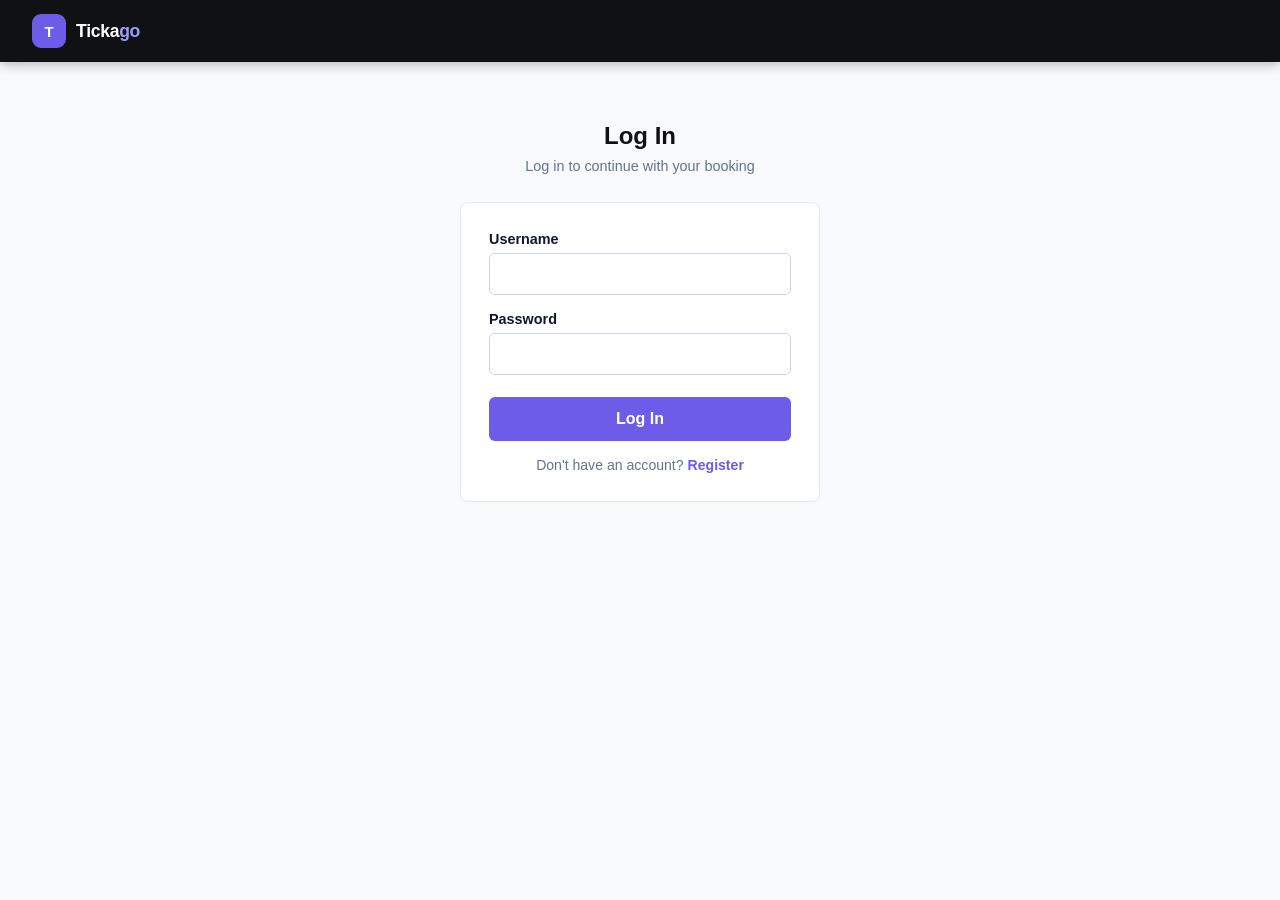
<file: login.html>
<!DOCTYPE html>
<html lang="en">
<head>
    <meta charset="UTF-8">
    <meta name="viewport" content="width=device-width, initial-scale=1.0">
    <title>Log In - Tickago</title>
    <link rel="stylesheet" href="style.css">
    <style>
        * { box-sizing: border-box; }

        body {
            background: #f8fafc;
            color: #0f172a;
            font-family: 'Segoe UI', Tahoma, Geneva, Verdana, sans-serif;
            min-height: 100vh;
            margin: 0;
        }

        .auth-container {
            max-width: 400px;
            margin: 60px auto;
            padding: 0 20px;
        }

        .auth-heading {
            text-align: center;
            margin-bottom: 24px;
        }

        .auth-heading h1 {
            font-size: 1.5rem;
            margin: 0 0 6px;
        }

        .auth-heading p {
            margin: 0;
            color: #64748b;
            font-size: 0.9rem;
        }

        .auth-card {
            background: #ffffff;
            border: 1px solid #e2e8f0;
            border-radius: 8px;
            padding: 28px;
            box-shadow: 0 1px 3px rgba(0,0,0,0.02);
        }

        .form-group {
            margin-bottom: 16px;
        }

        .form-group label {
            display: block;
            font-weight: 600;
            font-size: 0.9rem;
            margin-bottom: 6px;
        }

        .form-group input {
            width: 100%;
            padding: 11px 12px;
            border: 1px solid #cbd5e1;
            border-radius: 6px;
            font-size: 1rem;
        }

        .form-group input:focus {
            outline: none;
            border-color: #6c5ce7;
        }

        .btn-submit {
            width: 100%;
            padding: 13px;
            font-size: 1rem;
            font-weight: 600;
            color: white;
            background: #6c5ce7;
            border: none;
            border-radius: 6px;
            cursor: pointer;
            margin-top: 6px;
        }

        .btn-submit:hover {
            background: #5b4cc4;
        }

        .btn-submit:disabled {
            background: #cbd5e1;
            cursor: not-allowed;
        }

        .auth-message {
            padding: 10px;
            border-radius: 6px;
            margin-bottom: 16px;
            font-size: 0.88rem;
            display: none;
        }

        .auth-message.error {
            display: block;
            background: #fef2f2;
            color: #b91c1c;
            border: 1px solid #fecaca;
        }

        .auth-switch {
            text-align: center;
            margin-top: 16px;
            font-size: 0.88rem;
            color: #64748b;
        }

        .auth-switch a {
            color: #6c5ce7;
            text-decoration: none;
            font-weight: 600;
        }

        .auth-switch a:hover {
            text-decoration: underline;
        }
    </style>
</head>
<body>
<nav style="background:#0f1115;padding:0 32px;height:62px;display:flex;align-items:center;gap:10px;position:sticky;top:0;z-index:100;box-shadow:0 2px 12px rgba(0,0,0,0.3);"><div style="width:34px;height:34px;background:#6c5ce7;border-radius:9px;display:flex;align-items:center;justify-content:center;color:#fff;font-weight:800;font-size:15px;">T</div><span style="color:#fff;font-size:1.1rem;font-weight:700;letter-spacing:-0.3px;">Ticka<span style="color:#a29bfe">go</span></span></nav>

    <div class="auth-container">
        <div class="auth-heading">
            <h1>Log In</h1>
            <p>Log in to continue with your booking</p>
        </div>

        <div class="auth-card">
            <div id="message" class="auth-message"></div>

            <div class="form-group">
                <label for="username">Username</label>
                <input type="text" id="username" autocomplete="username">
            </div>
            <div class="form-group">
                <label for="password">Password</label>
                <input type="password" id="password" autocomplete="current-password">
            </div>

            <button class="btn-submit" id="submit-btn" onclick="doLogin()">Log In</button>

            <div class="auth-switch">
                Don't have an account? <a id="register-link" href="register.html">Register</a>
            </div>
        </div>
    </div>

    <script src="config.js"></script>
    <script>
        function getNextParam() {
            const params = new URLSearchParams(window.location.search);
            return params.get('next') || 'confirm.html';
        }

        document.addEventListener('DOMContentLoaded', () => {
            const next = getNextParam();
            document.getElementById('register-link').href = `register.html?next=${encodeURIComponent(next)}`;
        });

        function showError(text) {
            const msg = document.getElementById('message');
            msg.textContent = text;
            msg.className = 'auth-message error';
        }

        function doLogin() {
            const username = document.getElementById('username').value.trim();
            const password = document.getElementById('password').value;
            const next = getNextParam();

            if (!username || !password) {
                showError('Please enter both username and password.');
                return;
            }

            const btn = document.getElementById('submit-btn');
            btn.disabled = true;
            btn.textContent = 'Logging in...';

            fetch(`${API_URL}/login`, {
                method: 'POST',
                headers: { 'Content-Type': 'application/json' },
                credentials: 'include',
                body: JSON.stringify({ username, password, next })
            })
            .then(res => res.json().then(data => ({ ok: res.ok, data })))
            .then(({ ok, data }) => {
                if (!ok) {
                    showError(data.error || 'Login failed.');
                    btn.disabled = false;
                    btn.textContent = 'Log In';
                    return;
                }
                window.location.href = data.redirect || 'confirm.html';
            })
            .catch(err => {
                showError('Could not reach the server. Please try again.');
                btn.disabled = false;
                btn.textContent = 'Log In';
            });
        }

        document.getElementById('password').addEventListener('keydown', (e) => {
            if (e.key === 'Enter') doLogin();
        });
    </script>
</body>
</html>
</file>
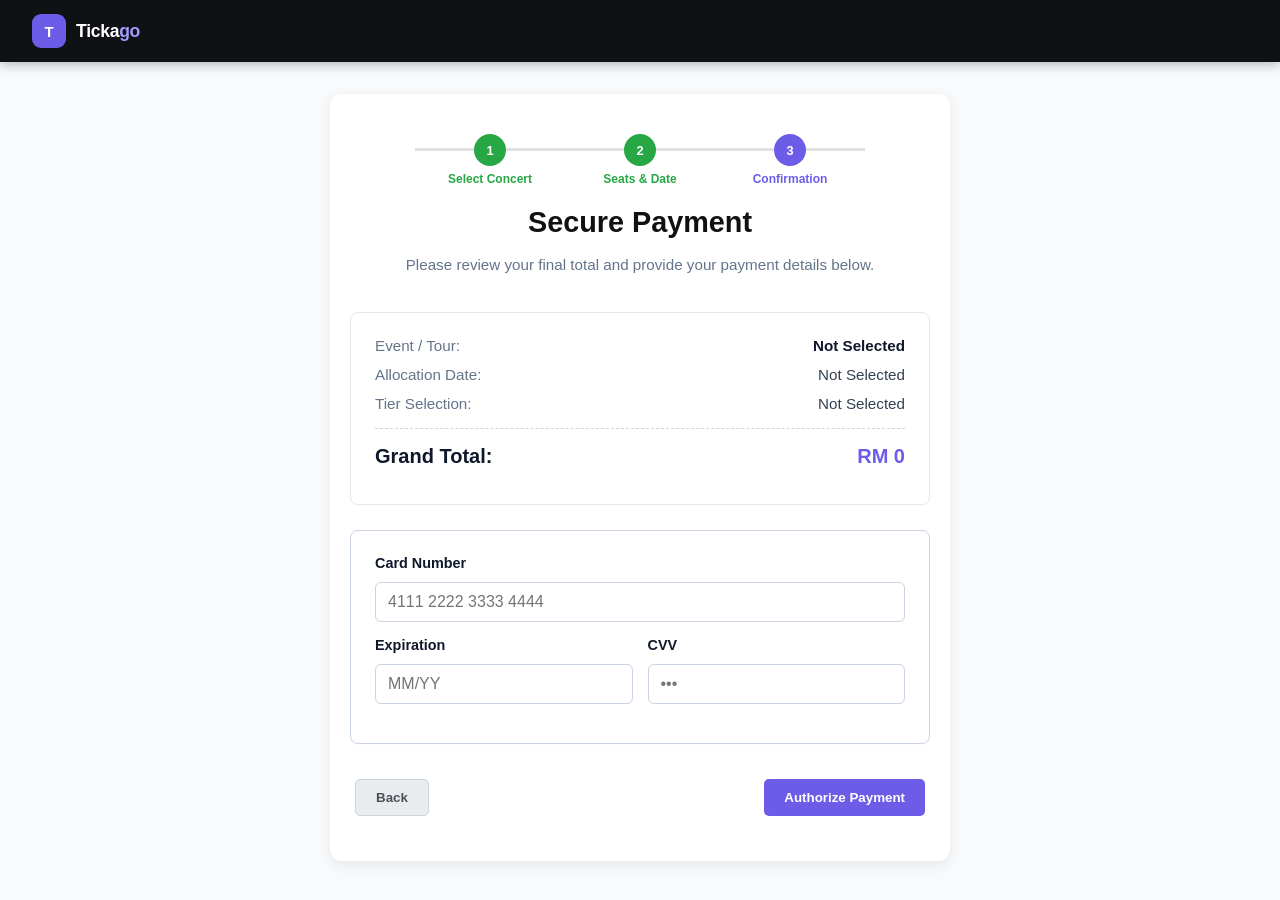
<file: payment.html>
<!DOCTYPE html>
<html lang="en">
<head>
    <meta charset="UTF-8">
    <meta name="viewport" content="width=device-width, initial-scale=1.0">
    <title>Ticket Hub - Secure Checkout</title>
    <link rel="stylesheet" href="style.css">
    
    <style>
        /* Sleek light theme matching step forms */
        body {
            background-color: #f8fafc;
            color: #0f172a;
            font-family: 'Segoe UI', Tahoma, Geneva, Verdana, sans-serif;
        }

        .payment-summary {
            background: #ffffff;
            border: 1px solid #e2e8f0;
            border-radius: 8px;
            padding: 24px;
            margin-bottom: 25px;
            box-shadow: 0 1px 3px rgba(0,0,0,0.02);
        }

        .summary-row {
            display: flex;
            justify-content: space-between;
            margin-bottom: 12px;
            font-size: 0.95rem;
        }

        .summary-row.total {
            border-top: 1px dashed #cbd5e1;
            padding-top: 16px;
            margin-top: 16px;
            font-size: 1.25rem;
            font-weight: 700;
            color: #6c5ce7;
        }

        .credit-card-box {
            background: #ffffff;
            border: 1px solid #cbd5e1;
            border-radius: 8px;
            padding: 24px;
            margin-bottom: 25px;
            box-shadow: 0 1px 3px rgba(0,0,0,0.02);
        }

        .form-row {
            display: flex;
            gap: 15px;
        }

        .form-row .form-group {
            flex: 1;
        }

        /* Inline input styling to maintain uniformity */
        .credit-card-box input {
            width: 100%;
            padding: 10px 12px;
            margin-top: 6px;
            border: 1px solid #cbd5e1;
            border-radius: 6px;
            font-size: 1rem;
            box-sizing: border-box;
            transition: border-color 0.2s ease;
        }

        .credit-card-box input:focus {
            outline: none;
            border-color: #6c5ce7;
        }
    </style>
</head>
<body>
<nav style="background:#0f1115;padding:0 32px;height:62px;display:flex;align-items:center;justify-content:space-between;gap:10px;position:sticky;top:0;z-index:100;box-shadow:0 2px 12px rgba(0,0,0,0.3);"><div style="display:flex;align-items:center;gap:10px;"><div style="width:34px;height:34px;background:#6c5ce7;border-radius:9px;display:flex;align-items:center;justify-content:center;color:#fff;font-weight:800;font-size:15px;">T</div><span style="color:#fff;font-size:1.1rem;font-weight:700;letter-spacing:-0.3px;">Ticka<span style="color:#a29bfe">go</span></span></div><div id="user-status" style="color:#94a3b8;font-size:0.85rem;"></div></nav>
    <div class="container" style="max-width: 580px; padding: 40px 20px;">
        
        <div class="stepper-wrapper">
            <div class="stepper-item completed"><div class="step-counter">1</div><div class="step-name">Select Concert</div></div>
            <div class="stepper-item completed"><div class="step-counter">2</div><div class="step-name">Seats & Date</div></div>
            <div class="stepper-item active"><div class="step-counter">3</div><div class="step-name">Confirmation</div></div>
        </div>

        <h1 style="text-align: center; margin-bottom: 5px;">Secure Payment</h1>
        <p style="text-align: center; color: #64748b; margin-bottom: 35px; font-size: 0.95rem;">Please review your final total and provide your payment details below.</p>
        
        <div class="payment-summary">
            <div class="summary-row">
                <span style="color: #64748b;">Event / Tour:</span>
                <strong id="pay-event" style="color: #0f172a;">-</strong>
            </div>
            <div class="summary-row">
                <span style="color: #64748b;">Allocation Date:</span>
                <span id="pay-date" style="color: #334155;">-</span>
            </div>
            <div class="summary-row">
                <span style="color: #64748b;">Tier Selection:</span>
                <span id="pay-seat" style="color: #334155;">-</span>
            </div>
            <div class="summary-row total">
                <span style="color: #0f172a;">Grand Total:</span>
                <span id="pay-total">RM 0</span>
            </div>
        </div>

        <div class="credit-card-box">
            <div class="form-group" style="margin-bottom: 15px;">
                <label for="card-number" style="font-weight: 600; font-size: 0.9rem;">Card Number</label>
                <input type="text" id="card-number" placeholder="4111 2222 3333 4444" maxlength="19" autocomplete="off">
            </div>
            <div class="form-row">
                <div class="form-group">
                    <label for="card-expiry" style="font-weight: 600; font-size: 0.9rem;">Expiration</label>
                    <input type="text" id="card-expiry" placeholder="MM/YY" maxlength="5" autocomplete="off">
                </div>
                <div class="form-group">
                    <label for="card-cvv" style="font-weight: 600; font-size: 0.9rem;">CVV</label>
                    <input type="password" id="card-cvv" placeholder="•••" maxlength="3" autocomplete="off">
                </div>
            </div>
        </div>

        <div class="nav-buttons">
            
            <button class="btn btn-secondary" onclick="goBackToConfirm()">Back</button>
            <button id="submit-pay-btn" class="btn btn-primary" onclick="executeFinalTransaction()">Authorize Payment</button>
        </div>
    </div>

    <script>
    window.onload = function() {
        let event = localStorage.getItem('selected_event') || "Not Selected";
        let date = localStorage.getItem('selected_date') || "Not Selected";
        let seatRaw = localStorage.getItem('selected_seat') || "Not Selected";
        let qty = parseInt(localStorage.getItem('selected_qty')) || 1;

        document.getElementById('pay-event').innerText = event;
        document.getElementById('pay-date').innerText = date;

        if (qty > 1 && seatRaw !== "Not Selected") {
            document.getElementById('pay-seat').innerText = `${seatRaw} x ${qty}`;
        } else {
            document.getElementById('pay-seat').innerText = seatRaw;
        }

        if (seatRaw !== "Not Selected") {
            let numericPrice = 0;
            
            if (seatRaw.includes("RM")) {
                let pricePart = seatRaw.split("RM")[1]; 
                numericPrice = parseInt(pricePart.replace(/[^0-9]/g, '')) || 0;
            } else {
                numericPrice = parseInt(seatRaw.replace(/[^0-9]/g, '')) || 0;
            }

            let finalTotal = numericPrice * qty;
            document.getElementById('pay-total').innerText = `RM ${finalTotal}`;
        }
        
        document.getElementById('card-number').addEventListener('input', function (e) {
            e.target.value = e.target.value.replace(/[^\d]/g, '').replace(/(.{4})/g, '$1 ').trim();
        });

        document.getElementById('card-expiry').addEventListener('input', function (e) {
            let val = e.target.value.replace(/[^\d]/g, '');
            if (val.length >= 2) {
                e.target.value = val.slice(0, 2) + '/' + val.slice(2, 4);
            } else {
                e.target.value = val;
            }
        });
    };


    function goBackToConfirm() {
        let pattern = localStorage.getItem('fyp_pattern') || "";
        pattern += "B";
        localStorage.setItem('fyp_pattern', pattern);
        if (typeof trackAction === 'function') trackAction('B');
        window.location.href = 'confirm.html';
    }

    function executeFinalTransaction() {
        const cardNum = document.getElementById('card-number').value.trim();
        const cardExp = document.getElementById('card-expiry').value.trim();
        const cardCvv = document.getElementById('card-cvv').value.trim();

        if (!cardNum || !cardExp || !cardCvv) {
            alert("Please fill in your card details to process the secure payment verification tokens.");
            return;
        }

        let cookieAttempts = 0;
        let cookies = document.cookie.split(';');
        for (let i = 0; i < cookies.length; i++) {
            let c = cookies[i].trim();
            if (c.indexOf('global_attack_run=') == 0) {
                cookieAttempts = parseInt(c.substring('global_attack_run='.length, c.length)) || 0;
            }
        }
        
        cookieAttempts++;
        document.cookie = "global_attack_run=" + cookieAttempts + "; path=/";

        let attemptCount = cookieAttempts;
        localStorage.setItem('payment_attempts', attemptCount);

        let pattern = localStorage.getItem('fyp_pattern') || "HADSC";
        if (!pattern.includes('P')) {
            pattern += 'P';
            localStorage.setItem('fyp_pattern', pattern);
        }
        if (typeof trackAction === 'function') trackAction('P');

        console.log("Current Global Multi-Bot Attack Count:", attemptCount);

        const qtySelected = parseInt(localStorage.getItem('selected_qty')) || 1;
        const startTime = localStorage.getItem('start_time') || Date.now();
        const totalDurationMs = Date.now() - parseInt(startTime);
        const qtySpeed = localStorage.getItem('qty_select_speed') || "0";
        const mouseMoves = typeof getMouseMoveCount === 'function'
            ? getMouseMoveCount()
            : parseInt(localStorage.getItem('fyp_mouse_moves') || '0');

        fetch(`${API_URL}/evaluate`, {
            method: "POST",
            headers: {"Content-Type": "application/json"},
            body: JSON.stringify({ 
                session_id: localStorage.getItem('fyp_session_id'),
                pattern: pattern, 
                duration: totalDurationMs,
                quantity: qtySelected,
                qty_speed: parseInt(qtySpeed),
                mouse_movements: mouseMoves,
                cumulative_score: parseInt(localStorage.getItem('cumulative_score') || '0')
            })
        })
        .then(res => {
            if (!res.ok) throw new Error("Fallback execution route routing");
            return res.json();
        })
        .then(data => {

            if (data.tier === 3) {

                if (data.redirect === "error.html") {
                    alert("Access Denied: This account has been blocked for repeated suspicious activity.");
                } else {
                    alert("Tier 3 Active: Suspicious activity detected.");
                }
                // Trust the server's redirect field - a repeat offender
                // gets a real block, not another ghost ticket.
                window.location.href = data.redirect || 'ghost_ticket.html';

            } else if (data.tier === 2 && localStorage.getItem('captcha_passed') !== 'true') {

                alert("Tier 2 Active: Bot injection signature detected. Transferring to verification portal.");
                window.location.href = 'captcha.html';

            } else {

                // Confirm seat as sold before going to success
                // Confirm seat as sold before going to success
                const zone = localStorage.getItem('selected_zone');
                const seatId = localStorage.getItem('selected_seat_id');
                const sessionId = localStorage.getItem('session_id');

                  if (zone && seatId && sessionId) {
                    const seatIds = seatId.split(",").map(s => s.trim()).filter(Boolean);

                    Promise.all(seatIds.map(sid =>
                        fetch(`${API_URL}/seats/${zone}/confirm`, {
                            method: "POST",
                            credentials: "include",
                            headers: { "Content-Type": "application/json" },
                            body: JSON.stringify({ seat_id: sid, session_id: sessionId })
                        })
                        .then(res => res.json().catch(() => ({})))
                        .then(data => ({ sid, data }))
                        .catch(err => ({ sid, data: { success: false, error: String(err) } }))
                    ))
                        .then(results => {
                        const failed = results.filter(r => !r.data.success);
                        if (failed.length > 0) {
                            console.error("Some seats were not marked as sold:", failed);
                            const failedDetails = failed.map(f => `${f.sid} (${f.data.error || 'unknown reason'})`).join(", ");
                            alert("We couldn't confirm seat(s): " + failedDetails + ". Please contact support before assuming your purchase went through.");
                            return;
                        }
                        alert("Payment authorized successfully! Preparing your booking details...");
                        window.location.href = 'success.html';
                    });
                    return;
                }

                // zone/seatId/sessionId were missing entirely - send the buyer
                // back to reselect rather than pretending the purchase succeeded.
                alert("Missing seat information - please return to seat selection and try again.");
                window.location.href = 'select.html';
            }

        })
        .catch(err => {
            console.warn("Evaluation API error:", err);

             alert("Unable to verify risk score (" + err + "). Please try again.");
        });
    }
    </script>

    <script src="config.js"></script>
    <script src="telemetry.js"></script>

    <script>
        fetch(`${API_URL}/api/whoami`, { credentials: 'include' })
            .then(res => res.json())
            .then(data => {
                const el = document.getElementById('user-status');
                if (data.logged_in) {
                    el.innerHTML = `${data.username} &nbsp;|&nbsp; <a href="#" onclick="doLogout(event)" style="color:#a29bfe;">Log out</a>`;
                }
            })
            .catch(() => {});

        function doLogout(e) {
            e.preventDefault();
            fetch(`${API_URL}/logout`, { method: 'POST', credentials: 'include' })
                .then(() => window.location.href = 'home.html');
        }
    </script>
</body>
</html>
</file>
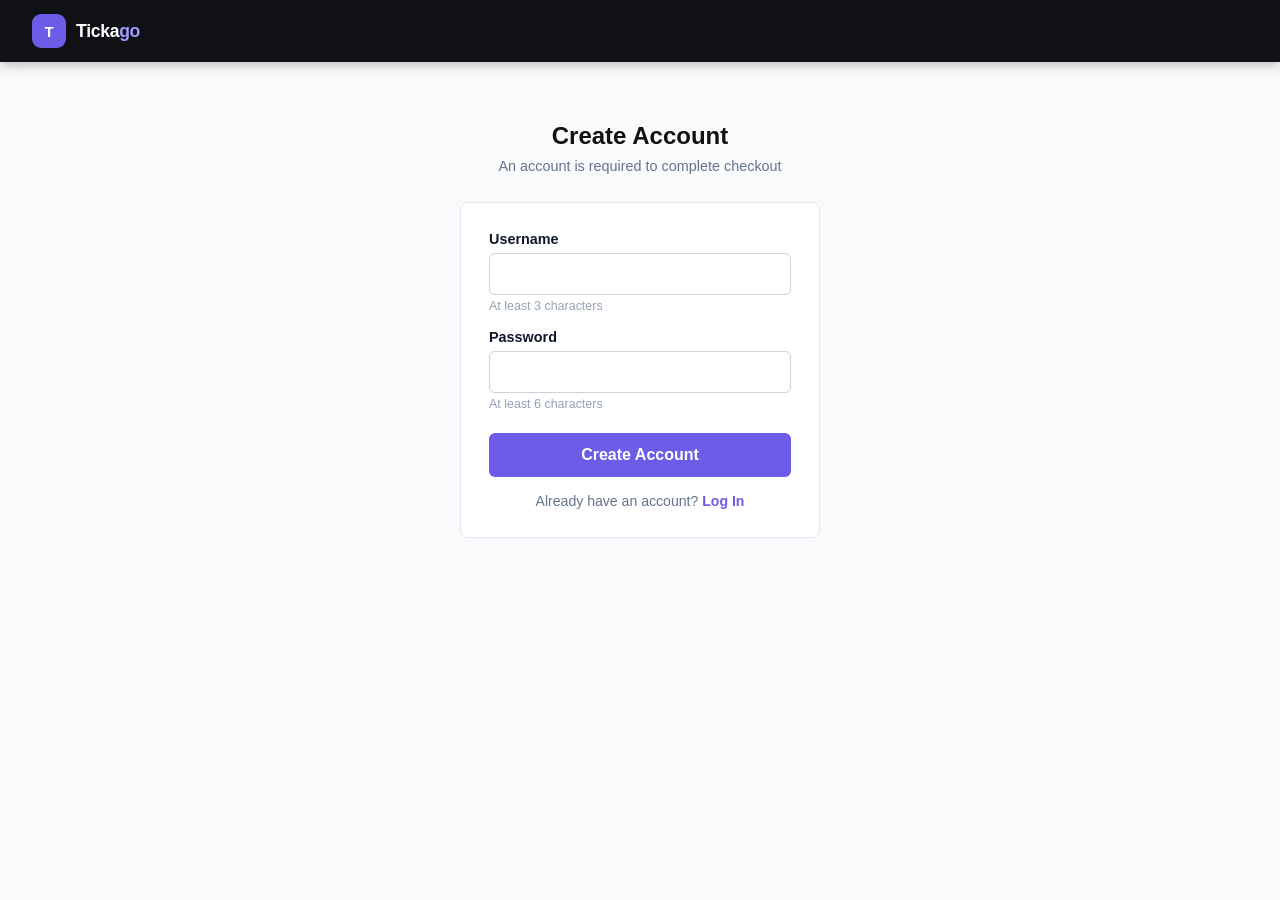
<file: register.html>
<!DOCTYPE html>
<html lang="en">
<head>
    <meta charset="UTF-8">
    <meta name="viewport" content="width=device-width, initial-scale=1.0">
    <title>Register - Tickago</title>
    <link rel="stylesheet" href="style.css">
    <style>
        * { box-sizing: border-box; }

        body {
            background: #f8fafc;
            color: #0f172a;
            font-family: 'Segoe UI', Tahoma, Geneva, Verdana, sans-serif;
            min-height: 100vh;
            margin: 0;
        }

        .auth-container {
            max-width: 400px;
            margin: 60px auto;
            padding: 0 20px;
        }

        .auth-heading {
            text-align: center;
            margin-bottom: 24px;
        }

        .auth-heading h1 {
            font-size: 1.5rem;
            margin: 0 0 6px;
        }

        .auth-heading p {
            margin: 0;
            color: #64748b;
            font-size: 0.9rem;
        }

        .auth-card {
            background: #ffffff;
            border: 1px solid #e2e8f0;
            border-radius: 8px;
            padding: 28px;
            box-shadow: 0 1px 3px rgba(0,0,0,0.02);
        }

        .form-group {
            margin-bottom: 16px;
        }

        .form-group label {
            display: block;
            font-weight: 600;
            font-size: 0.9rem;
            margin-bottom: 6px;
        }

        .form-group input {
            width: 100%;
            padding: 11px 12px;
            border: 1px solid #cbd5e1;
            border-radius: 6px;
            font-size: 1rem;
        }

        .form-group input:focus {
            outline: none;
            border-color: #6c5ce7;
        }

        .form-hint {
            font-size: 0.78rem;
            color: #94a3b8;
            margin-top: 4px;
        }

        .btn-submit {
            width: 100%;
            padding: 13px;
            font-size: 1rem;
            font-weight: 600;
            color: white;
            background: #6c5ce7;
            border: none;
            border-radius: 6px;
            cursor: pointer;
            margin-top: 6px;
        }

        .btn-submit:hover {
            background: #5b4cc4;
        }

        .btn-submit:disabled {
            background: #cbd5e1;
            cursor: not-allowed;
        }

        .auth-message {
            padding: 10px;
            border-radius: 6px;
            margin-bottom: 16px;
            font-size: 0.88rem;
            display: none;
        }

        .auth-message.error {
            display: block;
            background: #fef2f2;
            color: #b91c1c;
            border: 1px solid #fecaca;
        }

        .auth-switch {
            text-align: center;
            margin-top: 16px;
            font-size: 0.88rem;
            color: #64748b;
        }

        .auth-switch a {
            color: #6c5ce7;
            text-decoration: none;
            font-weight: 600;
        }

        .auth-switch a:hover {
            text-decoration: underline;
        }
    </style>
</head>
<body>
<nav style="background:#0f1115;padding:0 32px;height:62px;display:flex;align-items:center;gap:10px;position:sticky;top:0;z-index:100;box-shadow:0 2px 12px rgba(0,0,0,0.3);"><div style="width:34px;height:34px;background:#6c5ce7;border-radius:9px;display:flex;align-items:center;justify-content:center;color:#fff;font-weight:800;font-size:15px;">T</div><span style="color:#fff;font-size:1.1rem;font-weight:700;letter-spacing:-0.3px;">Ticka<span style="color:#a29bfe">go</span></span></nav>

    <div class="auth-container">
        <div class="auth-heading">
            <h1>Create Account</h1>
            <p>An account is required to complete checkout</p>
        </div>

        <div class="auth-card">
            <div id="message" class="auth-message"></div>

            <div class="form-group">
                <label for="username">Username</label>
                <input type="text" id="username" autocomplete="username">
                <div class="form-hint">At least 3 characters</div>
            </div>
            <div class="form-group">
                <label for="password">Password</label>
                <input type="password" id="password" autocomplete="new-password">
                <div class="form-hint">At least 6 characters</div>
            </div>

            <button class="btn-submit" id="submit-btn" onclick="doRegister()">Create Account</button>

            <div class="auth-switch">
                Already have an account? <a id="login-link" href="login.html">Log In</a>
            </div>
        </div>
    </div>

    <script src="config.js"></script>
    <script>
        function getNextParam() {
            const params = new URLSearchParams(window.location.search);
            return params.get('next') || 'confirm.html';
        }

        document.addEventListener('DOMContentLoaded', () => {
            const next = getNextParam();
            document.getElementById('login-link').href = `login.html?next=${encodeURIComponent(next)}`;
        });

        function showError(text) {
            const msg = document.getElementById('message');
            msg.textContent = text;
            msg.className = 'auth-message error';
        }

        function doRegister() {
            const username = document.getElementById('username').value.trim();
            const password = document.getElementById('password').value;
            const next = getNextParam();

            if (username.length < 3) {
                showError('Username must be at least 3 characters.');
                return;
            }
            if (password.length < 6) {
                showError('Password must be at least 6 characters.');
                return;
            }

            const btn = document.getElementById('submit-btn');
            btn.disabled = true;
            btn.textContent = 'Creating account...';

            fetch(`${API_URL}/register`, {
                method: 'POST',
                headers: { 'Content-Type': 'application/json' },
                credentials: 'include',
                body: JSON.stringify({ username, password, next })
            })
            .then(res => res.json().then(data => ({ ok: res.ok, data })))
            .then(({ ok, data }) => {
                if (!ok) {
                    showError(data.error || 'Registration failed.');
                    btn.disabled = false;
                    btn.textContent = 'Create Account';
                    return;
                }
                window.location.href = data.redirect || 'confirm.html';
            })
            .catch(err => {
                showError('Could not reach the server. Please try again.');
                btn.disabled = false;
                btn.textContent = 'Create Account';
            });
        }

        document.getElementById('password').addEventListener('keydown', (e) => {
            if (e.key === 'Enter') doRegister();
        });
    </script>
</body>
</html>
</file>
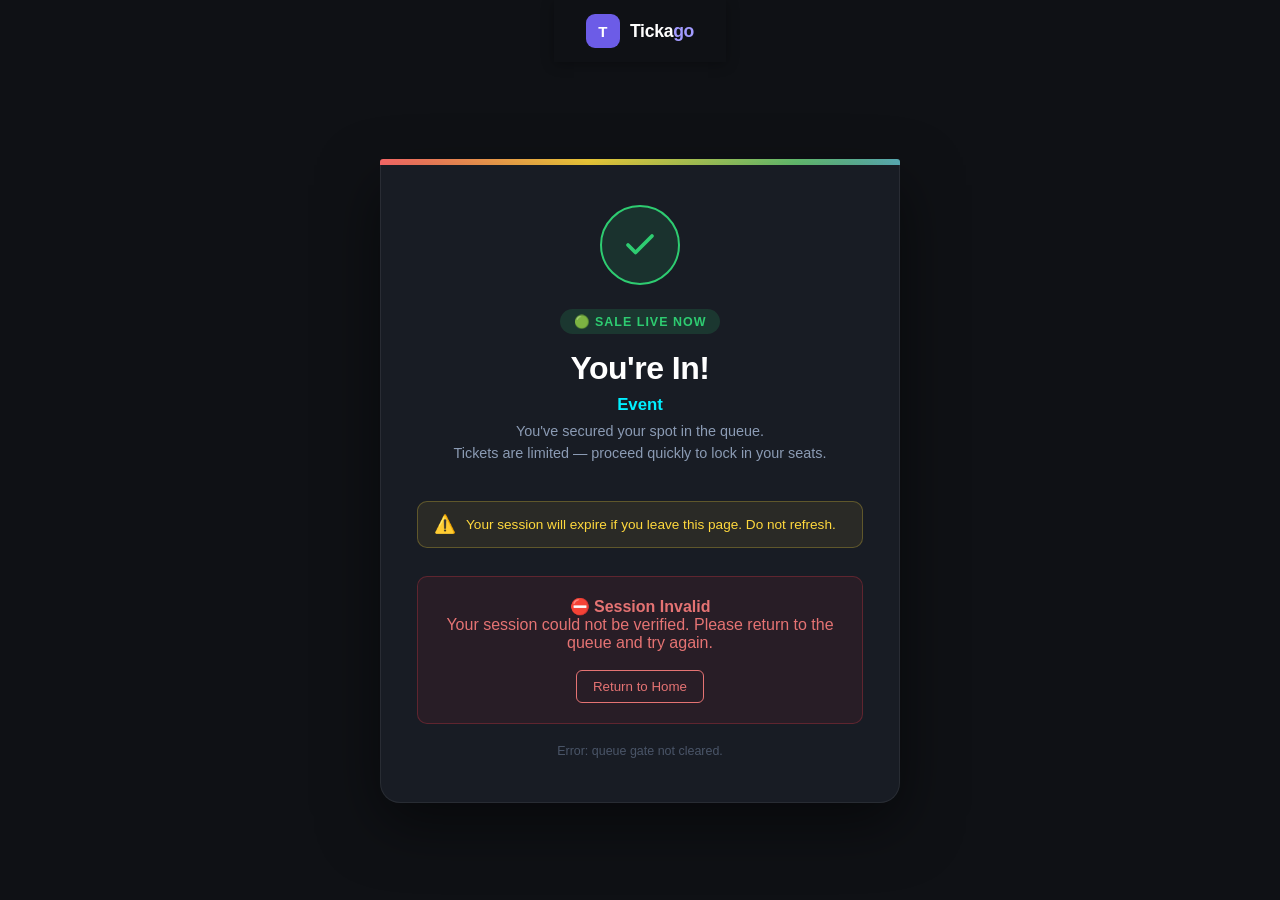
<file: salelive.html>
<!DOCTYPE html>
<html lang="en">
<head>
    <meta charset="UTF-8">
    <meta name="viewport" content="width=device-width, initial-scale=1.0">
    <title>Sale is Live | Tickago</title>
    <style>
        :root {
            --bg: #0f1115;
            --card-bg: #181c24;
            --accent-green: #2ecc71;
            --accent-blue: #00f0ff;
            --text-main: #ffffff;
            --text-muted: #8b9bb4;
            --border: rgba(255,255,255,0.07);
        }

        * { box-sizing: border-box; margin: 0; padding: 0; }

        body {
            background: var(--bg);
            color: var(--text-main);
            font-family: -apple-system, BlinkMacSystemFont, "Segoe UI", Roboto, sans-serif;
            min-height: 100vh;
            display: flex;
            flex-direction: column;
            align-items: center;
            padding: 0;
        }

        /* ---- CONFETTI STRIP ---- */
        .confetti-bar {
            width: 100%;
            max-width: 520px;
            height: 6px;
            border-radius: 3px 3px 0 0;
            background: linear-gradient(90deg,
                #ff6b6b, #ffd93d, #6bcb77, #4d96ff, #ff6bcb, #ff6b6b);
            background-size: 200% 100%;
            animation: slide 2s linear infinite;
        }

        @keyframes slide {
            0%   { background-position: 0% 0%; }
            100% { background-position: 200% 0%; }
        }

        /* ---- MAIN CARD ---- */
        .card {
            width: 100%;
            max-width: 520px;
            background: var(--card-bg);
            border: 1px solid var(--border);
            border-top: none;
            border-radius: 0 0 20px 20px;
            padding: 40px 36px 44px;
            text-align: center;
            box-shadow: 0 20px 60px rgba(0,0,0,0.5);
        }

        /* ---- SUCCESS RING ---- */
        .ring {
            width: 80px;
            height: 80px;
            border-radius: 50%;
            background: rgba(46, 204, 113, 0.12);
            border: 2px solid var(--accent-green);
            display: flex;
            align-items: center;
            justify-content: center;
            margin: 0 auto 24px;
            animation: pop 0.5s cubic-bezier(0.175, 0.885, 0.32, 1.275) both;
        }

        @keyframes pop {
            0%   { transform: scale(0); opacity: 0; }
            100% { transform: scale(1); opacity: 1; }
        }

        .ring svg {
            width: 36px;
            height: 36px;
            stroke: var(--accent-green);
        }

        /* ---- TYPOGRAPHY ---- */
        .badge-live {
            display: inline-block;
            background: rgba(46, 204, 113, 0.15);
            color: var(--accent-green);
            padding: 5px 14px;
            border-radius: 50px;
            font-size: 0.78rem;
            font-weight: 700;
            text-transform: uppercase;
            letter-spacing: 1px;
            margin-bottom: 16px;
        }

        h1 {
            font-size: 2rem;
            font-weight: 800;
            letter-spacing: -0.5px;
            margin-bottom: 8px;
        }

        .event-name {
            font-size: 1.05rem;
            color: var(--accent-blue);
            font-weight: 600;
            margin-bottom: 6px;
        }

        .subtext {
            color: var(--text-muted);
            font-size: 0.9rem;
            margin-bottom: 36px;
            line-height: 1.5;
        }

        /* ---- WARNING BANNER ---- */
        .warning {
            background: rgba(255, 217, 61, 0.08);
            border: 1px solid rgba(255, 217, 61, 0.25);
            border-radius: 10px;
            padding: 12px 16px;
            font-size: 0.85rem;
            color: #ffd93d;
            margin-bottom: 28px;
            display: flex;
            align-items: center;
            gap: 10px;
            text-align: left;
        }

        /* ---- BUY NOW BUTTON ---- */
        .btn-buy {
            width: 100%;
            padding: 18px;
            background: linear-gradient(135deg, #2ecc71, #27ae60);
            color: #fff;
            font-size: 1.1rem;
            font-weight: 800;
            border: none;
            border-radius: 12px;
            cursor: pointer;
            letter-spacing: 0.5px;
            transition: all 0.2s ease;
            box-shadow: 0 4px 20px rgba(46, 204, 113, 0.35);
        }

        .btn-buy:hover {
            transform: translateY(-2px);
            box-shadow: 0 8px 30px rgba(46, 204, 113, 0.5);
        }

        .btn-buy:active {
            transform: translateY(0);
        }

        /* ---- BLOCKED STATE (bot bypass detected) ---- */
        .blocked {
            background: rgba(220, 53, 69, 0.08);
            border: 1px solid rgba(220, 53, 69, 0.3);
            border-radius: 10px;
            padding: 20px;
            color: #e57373;
            display: none;
        }

        /* ---- FOOTER ---- */
        .footer-note {
            margin-top: 20px;
            font-size: 0.78rem;
            color: #4a5568;
        }
    </style>
</head>
<body>
<nav style="background:#0f1115;padding:0 32px;height:62px;display:flex;align-items:center;gap:10px;position:sticky;top:0;z-index:100;box-shadow:0 2px 12px rgba(0,0,0,0.3);"><div style="width:34px;height:34px;background:#6c5ce7;border-radius:9px;display:flex;align-items:center;justify-content:center;color:#fff;font-weight:800;font-size:15px;">T</div><span style="color:#fff;font-size:1.1rem;font-weight:700;letter-spacing:-0.3px;">Ticka<span style="color:#a29bfe">go</span></span></nav>

<div style="flex:1;display:flex;flex-direction:column;align-items:center;justify-content:center;padding:24px;width:100%;">
<div class="confetti-bar"></div>
<div class="card">

    <div class="ring">
        <svg viewBox="0 0 24 24" fill="none" stroke-width="2.5"
             stroke-linecap="round" stroke-linejoin="round">
            <polyline points="20 6 9 17 4 12"></polyline>
        </svg>
    </div>

    <div class="badge-live">🟢 Sale Live Now</div>
    <h1>You're In!</h1>
    <p class="event-name" id="event-name">Loading event...</p>
    <p class="subtext">
        You've secured your spot in the queue.<br>
        Tickets are limited — proceed quickly to lock in your seats.
    </p>

    <div class="warning">
        <span style="font-size:1.1rem;">⚠️</span>
        <span>Your session will expire if you leave this page. Do not refresh.</span>
    </div>

    <button class="btn-buy" id="buy-btn" onclick="enterSale()">
        Buy Now &nbsp;
    </button>

    <!-- shown if bot bypass is detected -->
    <div class="blocked" id="blocked-msg">
        <strong>⛔ Session Invalid</strong><br>
        Your session could not be verified. Please return to the queue and try again.
        <br><br>
        <button onclick="localStorage.clear(); window.location.href='home.html'"
                style="background:none;border:1px solid #e57373;color:#e57373;
                       padding:8px 16px;border-radius:6px;cursor:pointer;">
            Return to Home
        </button>
    </div>

    <p class="footer-note" id="token-status"></p>
</div>
</div>

<script>
    // =============================================
    // 🔐 GATE TOKEN VALIDATION
    // =============================================
    // salelive.html should only be reachable by clicking the button on
    // waitingroom.html after the countdown ends. That button stamps a
    // gate_token (timestamp) into sessionStorage right before navigating
    // here. If that token is missing or stale (> 60s old), the user
    // didn't come through the waiting room legitimately — flag it.

    const GATE_EXPIRY_MS = 60000; // token must be < 60 seconds old

    window.onload = function () {

        const eventName = localStorage.getItem('selected_event') || 'Event';
        document.getElementById('event-name').innerText = eventName;

        const rawToken = sessionStorage.getItem('gate_token');
        const tokenAge = rawToken ? (Date.now() - parseInt(rawToken)) : Infinity;
        const validEntry = rawToken && tokenAge < GATE_EXPIRY_MS;

        if (!validEntry) {
            // ⛔ Arrived here without going through the waiting room
            console.warn('Gate token missing or expired. Flagging as potential bypass.');

            // Mark the pattern so the server knows the queue was skipped
            let pattern = localStorage.getItem('fyp_pattern') || '';
            if (!pattern.includes('X')) {
                pattern += 'X'; // X = queue bypass detected
                localStorage.setItem('fyp_pattern', pattern);
            }

            // Show the blocked message; hide the buy button
            document.getElementById('buy-btn').style.display = 'none';
            document.getElementById('blocked-msg').style.display = 'block';
            document.getElementById('token-status').innerText =
                'Error: queue gate not cleared.';
            return;
        }

        // ✅ Legitimate entry — consume the token (one-use) and continue
        sessionStorage.removeItem('gate_token');

        // Stamp a verified sale token so select.html knows we passed this gate
        sessionStorage.setItem('sale_verified', Date.now().toString());

        document.getElementById('token-status').innerText =
            'Session verified';
    };

    function enterSale() {
        // Record the "entered sale" action in the behavioral pattern
        let pattern = localStorage.getItem('fyp_pattern') || 'HA';
        if (!pattern.includes('E')) {
            pattern += 'E';
            localStorage.setItem('fyp_pattern', pattern);
        }

        window.location.href = 'select.html';
    }
</script>

<script src="config.js"></script>
<script src="telemetry.js"></script>
</body>
</html>
</file>
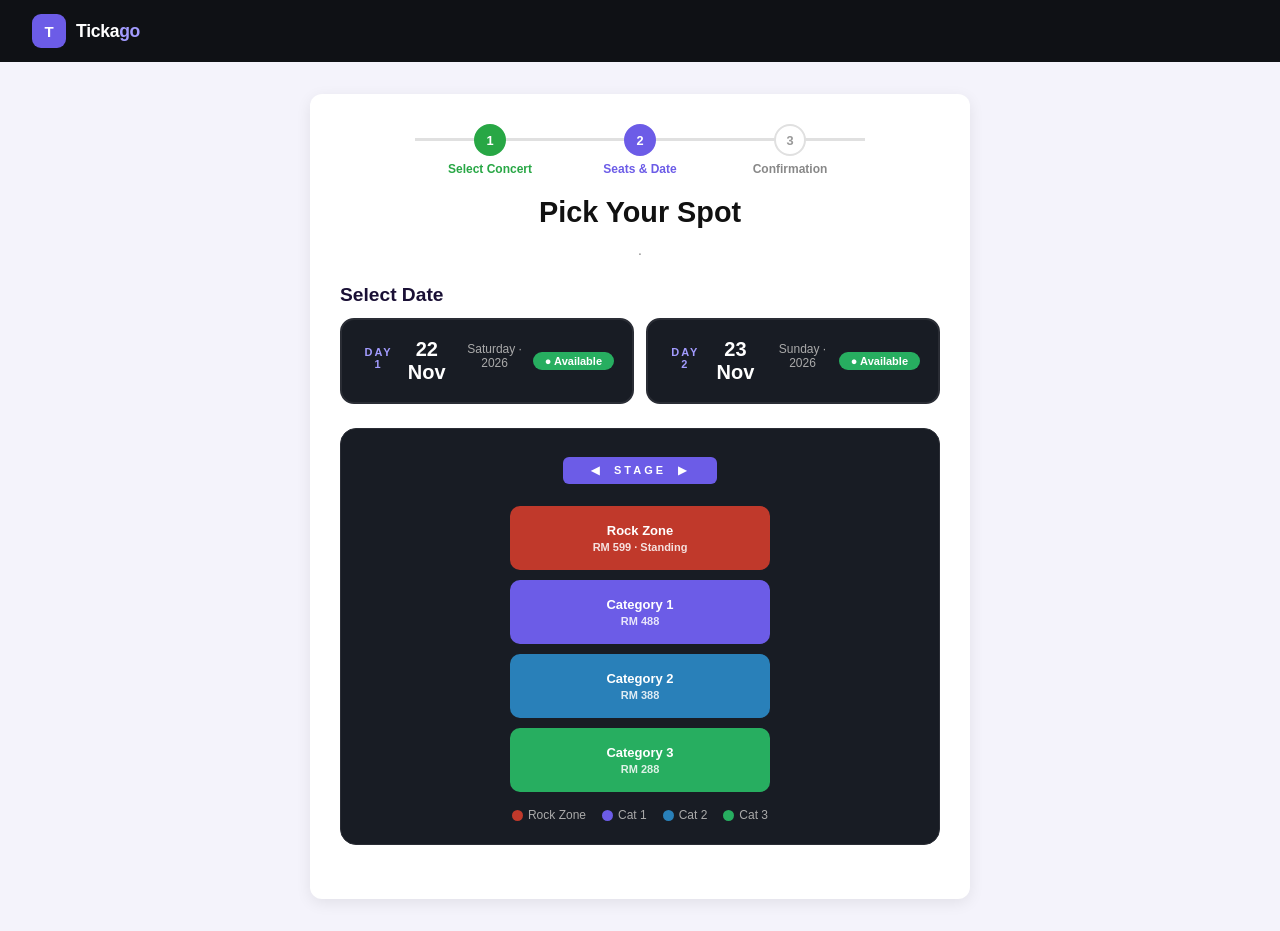
<file: select.html>
<!DOCTYPE html>
<html lang="en">
<head>
  <meta charset="UTF-8">
  <meta name="viewport" content="width=device-width, initial-scale=1.0">
  <title>Tickago | Select Seats</title>
  <link rel="stylesheet" href="style.css">
  <style>
    /* ── NAVBAR ── */
    .t-nav {
      background: #0f1115; padding: 0 32px; height: 62px;
      display: flex; align-items: center; justify-content: space-between;
      position: sticky; top: 0; z-index: 100;
    }
    .t-nav-brand { display: flex; align-items: center; gap: 10px; }
    .t-nav-logo { width: 34px; height: 34px; background: #6c5ce7; border-radius: 9px; display: flex; align-items: center; justify-content: center; color: #fff; font-weight: 800; font-size: 15px; }
    .t-nav-name { color: #fff; font-size: 1.1rem; font-weight: 700; letter-spacing: -0.3px; }
    .t-nav-name span { color: #a29bfe; }

    /* override stepper active color to purple */
    .stepper-item.active .step-counter { background-color: #6c5ce7 !important; border-color: #6c5ce7 !important; }
    .stepper-item.active .step-name { color: #6c5ce7 !important; }

    /* ── DATE CARDS ── */
    .date-card {
      flex: 1; min-width: 160px;
      background: #181c24;
      border: 2px solid #2a2d35;
      border-radius: 14px; padding: 18px;
      cursor: pointer; transition: all 0.2s;
      text-align: center;
    }
    .date-badge {
      display: inline-block;
      background: #27ae60; color: white;
      font-size: 11px; font-weight: 700;
      padding: 3px 12px; border-radius: 20px;
      white-space: nowrap;
    }
    .date-card:hover {
      border-color: #6c5ce7 !important;
      transform: translateY(-2px);
      box-shadow: 0 6px 20px rgba(108,92,231,0.2);
    }
    .date-card.active-card {
      border-color: #6c5ce7 !important;
      box-shadow: 0 0 0 3px rgba(108,92,231,0.25);
    }

    /* ── VENUE MAP ── */
    .venue-wrapper {
      background: #181c24;
      border-radius: 16px;
      padding: 28px 20px 22px;
      margin-bottom: 24px;
      border: 1px solid #2a2d35;
    }
    .stage-label {
      text-align: center;
      background: #6c5ce7;
      color: #fff;
      font-weight: 700;
      font-size: 11px;
      letter-spacing: 3px;
      padding: 7px 28px;
      border-radius: 6px;
      width: fit-content;
      margin: 0 auto 22px;
    }
    .venue-map { display: flex; flex-direction: column; align-items: center; gap: 10px; }
    .zone-row { display: flex; gap: 10px; justify-content: center; }
    .zone-btn {
      border: none; border-radius: 10px; cursor: pointer;
      font-weight: 600; color: white;
      transition: transform 0.15s, box-shadow 0.15s;
      display: flex; flex-direction: column; align-items: center;
      justify-content: center; gap: 3px; padding: 0;
    }
    .zone-btn:hover { transform: scale(1.04); box-shadow: 0 4px 20px rgba(0,0,0,0.5); }
    .zone-btn.active { outline: 3px solid #a29bfe; outline-offset: 2px; transform: scale(1.04); }
    .zone-btn .zn { font-size: 13px; font-weight: 700; }
    .zone-btn .zp { font-size: 11px; opacity: 0.85; }
    .zone-rock, .zone-cat1, .zone-cat2, .zone-cat3 { width: 260px; height: 64px; }
    .zone-rock { background: #c0392b; }
    .zone-cat1  { background: #6c5ce7; }
    .zone-cat2  { background: #2980b9; }
    .zone-cat3  { background: #27ae60; }
    .venue-legend { display: flex; gap: 16px; justify-content: center; margin-top: 16px; flex-wrap: wrap; }
    .vleg { display: flex; align-items: center; gap: 5px; font-size: 12px; color: #aaa; }
    .vdot { width: 11px; height: 11px; border-radius: 50%; }

    /* ── SEAT PICKER ── */
    #seat-section { display: none; margin-top: 4px; }
    .picker-header { display: flex; align-items: center; justify-content: space-between; margin-bottom: 14px; }
    .picker-header h3 { margin: 0; font-size: 15px; color: #1a1035; }
    .back-btn {
      background: none; border: 1px solid #dee2e6;
      border-radius: 6px; padding: 5px 12px;
      font-size: 12px; cursor: pointer; color: #495057;
    }
    .back-btn:hover { border-color: #6c5ce7; color: #6c5ce7; }
    .screen-bar { background: linear-gradient(90deg,#555,#888,#555); height: 5px; border-radius: 3px; margin-bottom: 5px; opacity: 0.5; }
    .screen-txt { text-align: center; font-size: 11px; color: #aaa; margin-bottom: 18px; letter-spacing: 2px; }
    .seat-grid { display: flex; flex-direction: column; gap: 7px; align-items: center; }
    .seat-row { display: flex; align-items: center; gap: 5px; }
    .row-lbl { width: 16px; font-size: 11px; font-weight: 600; color: #888; text-align: right; }
    .seat {
      width: 32px; height: 28px; border-radius: 5px 5px 3px 3px;
      border: none; cursor: pointer; font-size: 9px; font-weight: 600;
      transition: transform 0.1s, background 0.15s;
    }
    .seat.available  { background: #27ae60; color: white; }
    .seat.available:hover { transform: scale(1.12); background: #2ecc71; }
    .seat.unavailable { background: #adb5bd; color: #868e96; cursor: not-allowed; }
    .seat.selected   { background: #6c5ce7; color: white; transform: scale(1.12); }
    .seat-legend { display: flex; gap: 18px; justify-content: center; margin-top: 18px; }
    .sl-item { display: flex; align-items: center; gap: 5px; font-size: 12px; color: #555; }
    .sl-swatch { width: 16px; height: 14px; border-radius: 3px 3px 2px 2px; }

    /* ── SUMMARY BAR ── */
    #summary-bar {
      display: none;
      background: #1a1035; border: 1px solid #2a2060;
      border-radius: 12px; padding: 16px 20px; margin-top: 16px;
      align-items: center; justify-content: space-between; gap: 12px;
    }
    #summary-bar.visible { display: flex; }
    .sum-info { font-size: 14px; }
    .sum-info strong { display: block; font-size: 15px; color: #fff; }
    .sum-info span { color: #a29bfe !important; }
    .sum-price { font-size: 20px; font-weight: 800; color: #a29bfe; }
    #summary-bar .btn-primary { background: #6c5ce7 !important; border: none !important; }
    #summary-bar .btn-primary:hover { background: #5b4cc4 !important; }

    .seat-loading { text-align: center; padding: 36px; color: #888; font-size: 14px; }
  </style>
</head>
<body>

<nav class="t-nav">
  <div class="t-nav-brand">
    <div class="t-nav-logo">T</div>
    <span class="t-nav-name">Ticka<span>go</span></span>
  </div>
</nav>

<div class="container">
  <div class="stepper-wrapper">
    <div class="stepper-item completed"><div class="step-counter">1</div><div class="step-name">Select Concert</div></div>
    <div class="stepper-item active"><div class="step-counter">2</div><div class="step-name">Seats & Date</div></div>
    <div class="stepper-item"><div class="step-counter">3</div><div class="step-name">Confirmation</div></div>
  </div>

  <h1 style="margin-bottom:4px">Pick Your Spot</h1>
  <p style="color:#888;margin-bottom:20px;font-size:14px">
    <strong id="ev-label"></strong>&nbsp;·&nbsp;<span id="dt-label"></span>
  </p>

  <!-- DATE SELECTION -->
  <h2 style="text-align:left;margin-bottom:12px;color:#1a1035;">Select Date</h2>
  <div style="display:flex;gap:12px;margin-bottom:24px;flex-wrap:wrap;">

    <div class="date-card" id="date1-card" onclick="chooseDate('22 Nov 2026 (Day 1 - Saturday)', this)">
      <div style="font-size:11px;text-transform:uppercase;letter-spacing:2px;color:#a29bfe;font-weight:700;margin-bottom:6px;">Day 1</div>
      <div style="font-size:20px;font-weight:800;color:white;">22 Nov</div>
      <div style="font-size:12px;color:#aaa;margin-bottom:10px;">Saturday · 2026</div>
      <span class="date-badge">● Available</span>
    </div>

    <div class="date-card" id="date2-card" onclick="chooseDate('23 Nov 2026 (Day 2 - Sunday)', this)">
      <div style="font-size:11px;text-transform:uppercase;letter-spacing:2px;color:#a29bfe;font-weight:700;margin-bottom:6px;">Day 2</div>
      <div style="font-size:20px;font-weight:800;color:white;">23 Nov</div>
      <div style="font-size:12px;color:#aaa;margin-bottom:10px;">Sunday · 2026</div>
      <span class="date-badge">● Available</span>
    </div>

  </div>

  <!-- ZONE MAP -->
  <div class="venue-wrapper">
    <div class="stage-label">◀&nbsp;&nbsp;STAGE&nbsp;&nbsp;▶</div>
    <div class="venue-map">
      <div class="zone-row">
        <button class="zone-btn zone-rock" id="btn-rock" onclick="selectZone('rock', this)">
          <span class="zn">Rock Zone</span><span class="zp">RM 599 · Standing</span>
        </button>
      </div>
      <div class="zone-row">
        <button class="zone-btn zone-cat1" id="btn-cat1" onclick="selectZone('cat1', this)">
          <span class="zn">Category 1</span><span class="zp">RM 488</span>
        </button>
      </div>
      <div class="zone-row">
        <button class="zone-btn zone-cat2" id="btn-cat2" onclick="selectZone('cat2', this)">
          <span class="zn">Category 2</span><span class="zp">RM 388</span>
        </button>
      </div>
      <div class="zone-row">
        <button class="zone-btn zone-cat3" id="btn-cat3" onclick="selectZone('cat3', this)">
          <span class="zn">Category 3</span><span class="zp">RM 288</span>
        </button>
      </div>
    </div>
    <div class="venue-legend">
      <div class="vleg"><div class="vdot" style="background:#c0392b"></div>Rock Zone</div>
      <div class="vleg"><div class="vdot" style="background:#6c5ce7"></div>Cat 1</div>
      <div class="vleg"><div class="vdot" style="background:#2980b9"></div>Cat 2</div>
      <div class="vleg"><div class="vdot" style="background:#27ae60"></div>Cat 3</div>
    </div>
  </div>

  <!-- SEAT PICKER -->
  <div id="seat-section">
    <div class="picker-header">
      <h3 id="picker-title">Select a seat</h3>
      <button class="back-btn" onclick="backToZones()">Change zone</button>
    </div>
    <div class="screen-bar"></div>
    <div class="screen-txt">STAGE</div>
    <div id="seat-grid-wrap"><div class="seat-loading">Loading seats...</div></div>
    <div class="seat-legend">
      <div class="sl-item"><div class="sl-swatch" style="background:#27ae60"></div>Available</div>
      <div class="sl-item"><div class="sl-swatch" style="background:#6c5ce7"></div>Your pick</div>
      <div class="sl-item"><div class="sl-swatch" style="background:#adb5bd"></div>Unavailable</div>
    </div>
  </div>

  <!-- SUMMARY BAR -->
  <div id="summary-bar">
    <div class="sum-info">
      <strong id="sum-seat">—</strong>
      <span id="sum-zone" style="color:#a29bfe;font-size:13px"></span>
    </div>
    <div class="sum-price" id="sum-price">RM —</div>
    <button class="btn btn-primary" onclick="goNext()">Continue</button>
  </div>
</div>

<script src="config.js"></script>
<script src="telemetry.js"></script>
<script>
  const ZONE_META = {
    rock: { label: "Rock Zone (Standing)", price: 599 },
    cat1: { label: "Category 1",           price: 488 },
    cat2: { label: "Category 2",           price: 388 },
    cat3: { label: "Category 3",           price: 288 },
  };
  const ROWS = ["A","B","C","D","E"];
  const COLS = 10;

  let activeZone = null;
  let sessionId = localStorage.getItem("session_id") || crypto.randomUUID();
  localStorage.setItem("session_id", sessionId);
  let selectedDate = null;
  let selectedQty = 1;

  window.onload = function() {
    document.getElementById("ev-label").textContent = localStorage.getItem("selected_event") || "";
    document.getElementById("dt-label").textContent  = localStorage.getItem("selected_date")  || "";

    // ── SALE GATE VERIFICATION ──
    const saleVerified = sessionStorage.getItem('sale_verified');
    if (!saleVerified) {
      let pattern = localStorage.getItem('fyp_pattern') || '';
      if (!pattern.includes('X')) { pattern += 'X'; localStorage.setItem('fyp_pattern', pattern); }
      console.warn('Sale gate not verified — possible bot bypass detected.');
    } else {
      sessionStorage.removeItem('sale_verified');
    }

    if (!localStorage.getItem('session_start')) {
      localStorage.setItem('session_start', Date.now());
    }

    localStorage.setItem("selected_date", "22 Nov 2026 (Saturday)");

    let pattern = localStorage.getItem("fyp_pattern") || "H";
    if (!pattern.includes("A")) { pattern += "A"; localStorage.setItem("fyp_pattern", pattern); }
  };

  function chooseDate(dateStr, el) {
    // Null guard — bot_runner passes a DOM element; tolerate string IDs too
    if (typeof el === 'string') el = document.getElementById(el);
    document.querySelectorAll('.date-card').forEach(c => c.classList.remove('active-card'));
    if (el) el.classList.add('active-card');
    selectedDate = dateStr;
    localStorage.setItem('selected_date', dateStr);
    localStorage.setItem('qty_speed_start', Date.now());
    let pattern = localStorage.getItem('fyp_pattern') || 'HA';
    if (!pattern.includes('D')) { pattern += 'D'; localStorage.setItem('fyp_pattern', pattern); }
    if (typeof trackAction === 'function') trackAction('D');
  }

  function chooseQty(qty, el) {
    document.querySelectorAll('.qty-btn').forEach(b => b.classList.remove('btn-primary'));
    el.classList.add('btn-primary');
    selectedQty = qty;
    localStorage.setItem('selected_qty', qty);
    const qtyStart = parseInt(localStorage.getItem('qty_speed_start') || Date.now());
    localStorage.setItem('qty_select_speed', Date.now() - qtyStart);
  }

  function selectZone(zone, btn) {
    let pattern = localStorage.getItem("fyp_pattern") || "HA";
    if (!pattern.includes("D")) { pattern += "D"; }
    localStorage.setItem("fyp_pattern", pattern);
    document.querySelectorAll(".zone-btn").forEach(b => b.classList.remove("active"));
    btn.classList.add("active");
    activeZone = zone;
    activeSeat = null;
    document.getElementById("seat-section").style.display = "block";
    document.getElementById("picker-title").textContent =
      ZONE_META[zone].label + " — RM " + ZONE_META[zone].price;
    document.getElementById("summary-bar").classList.remove("visible");
    loadSeats(zone);
    document.getElementById("seat-section").scrollIntoView({ behavior: "smooth" });
  }

  function backToZones() {
    selectedSeats.forEach(seatId => {
      fetch(API_URL + "/seats/" + activeZone + "/release", {
        method: "POST",
        headers: { "Content-Type": "application/json" },
        body: JSON.stringify({ seat_id: seatId, session_id: sessionId })
      }).catch(() => {});
    });
    selectedSeats = [];
    document.getElementById("seat-section").style.display = "none";
    document.getElementById("summary-bar").classList.remove("visible");
    activeZone = null;
  }

  async function loadSeats(zone) {
    const wrap = document.getElementById("seat-grid-wrap");
    wrap.innerHTML = '<div class="seat-loading">Loading seats...</div>';
    try {
      const res  = await fetch(API_URL + "/seats/" + zone);
      const data = await res.json();
      renderGrid(data.seats);
    } catch(e) {
      wrap.innerHTML = '<div class="seat-loading">Could not load seats. Check server.</div>';
    }
  }

  function renderGrid(seatData) {
    const wrap = document.getElementById("seat-grid-wrap");
    const grid = document.createElement("div");
    grid.className = "seat-grid";
    ROWS.forEach(row => {
      const rowEl = document.createElement("div");
      rowEl.className = "seat-row";
      const lbl = document.createElement("span");
      lbl.className = "row-lbl";
      lbl.textContent = row;
      rowEl.appendChild(lbl);
      for (let c = 1; c <= COLS; c++) {
        const sid    = row + c;
        const status = seatData[sid] || "unavailable";
        const btn    = document.createElement("button");
        btn.className = "seat " + status;
        btn.textContent = c;
        btn.dataset.sid = sid;
        btn.title = "Seat " + sid;
        if (status === "available") btn.onclick = () => pickSeat(sid, btn);
        else btn.disabled = true;
        rowEl.appendChild(btn);
      }
      grid.appendChild(rowEl);
    });
    wrap.innerHTML = "";
    wrap.appendChild(grid);
  }

  const MAX_SEATS = 5;
  let selectedSeats = [];

  async function pickSeat(seatId, btn) {
    if (selectedSeats.includes(seatId)) {
      await fetch(API_URL + "/seats/" + activeZone + "/release", {
        method: "POST",
        headers: { "Content-Type": "application/json" },
        body: JSON.stringify({ seat_id: seatId, session_id: sessionId })
      }).catch(() => {});
      selectedSeats = selectedSeats.filter(s => s !== seatId);
      btn.className = "seat available";
      btn.onclick = () => pickSeat(seatId, btn);
      updateSummary();
      return;
    }
    if (selectedSeats.length >= MAX_SEATS) {
      alert("Maximum " + MAX_SEATS + " tickets per customer.");
      return;
    }
    try {
      const res = await fetch(API_URL + "/seats/" + activeZone + "/reserve", {
        method: "POST",
        headers: { "Content-Type": "application/json" },
        body: JSON.stringify({ seat_id: seatId, session_id: sessionId })
      });
      const data = await res.json();
      if (!data.success) {
        alert("That seat was just taken — please pick another.");
        btn.className = "seat unavailable";
        btn.disabled = true;
        return;
      }
      selectedSeats.push(seatId);
      btn.className = "seat selected";
      let pattern = localStorage.getItem("fyp_pattern") || "HAD";
      let sCount = (pattern.match(/S/g) || []).length;
      if (sCount < 3) { pattern += "S"; localStorage.setItem("fyp_pattern", pattern); }
      if (typeof trackAction === 'function') trackAction('S');
      updateSummary();
    } catch(e) {
      alert("Could not reserve seat. Please try again.");
    }
  }

  function updateSummary() {
    const count = selectedSeats.length;
    if (count === 0) { document.getElementById("summary-bar").classList.remove("visible"); return; }
    const total = ZONE_META[activeZone].price * count;
    localStorage.setItem("selected_qty", count);
    localStorage.setItem("selected_seat_id", selectedSeats.join(","));
    localStorage.setItem("selected_zone", activeZone);
    localStorage.setItem("selected_seat", ZONE_META[activeZone].label + " - RM " + ZONE_META[activeZone].price);
    const qtyStart = parseInt(localStorage.getItem("qty_speed_start") || Date.now());
    localStorage.setItem("qty_select_speed", Date.now() - qtyStart);
    document.getElementById("sum-seat").textContent = "Seats: " + selectedSeats.join(", ") + " (" + count + "/" + MAX_SEATS + ")";
    document.getElementById("sum-zone").textContent = ZONE_META[activeZone].label;
    document.getElementById("sum-price").textContent = "RM " + total;
    document.getElementById("summary-bar").classList.add("visible");
  }

  function goNext() {
    if (!selectedDate) { alert("Please select a date first."); return; }
    if (selectedSeats.length === 0) { alert("Please select at least one seat."); return; }
    let pattern = localStorage.getItem('fyp_pattern') || 'HADSS';
    if (!pattern.includes('Q')) { pattern += 'Q'; localStorage.setItem('fyp_pattern', pattern); }
    if (typeof trackAction === 'function') trackAction('Q');
    window.location.href = 'confirm.html';
  }
</script>
</body>
</html>
</file>
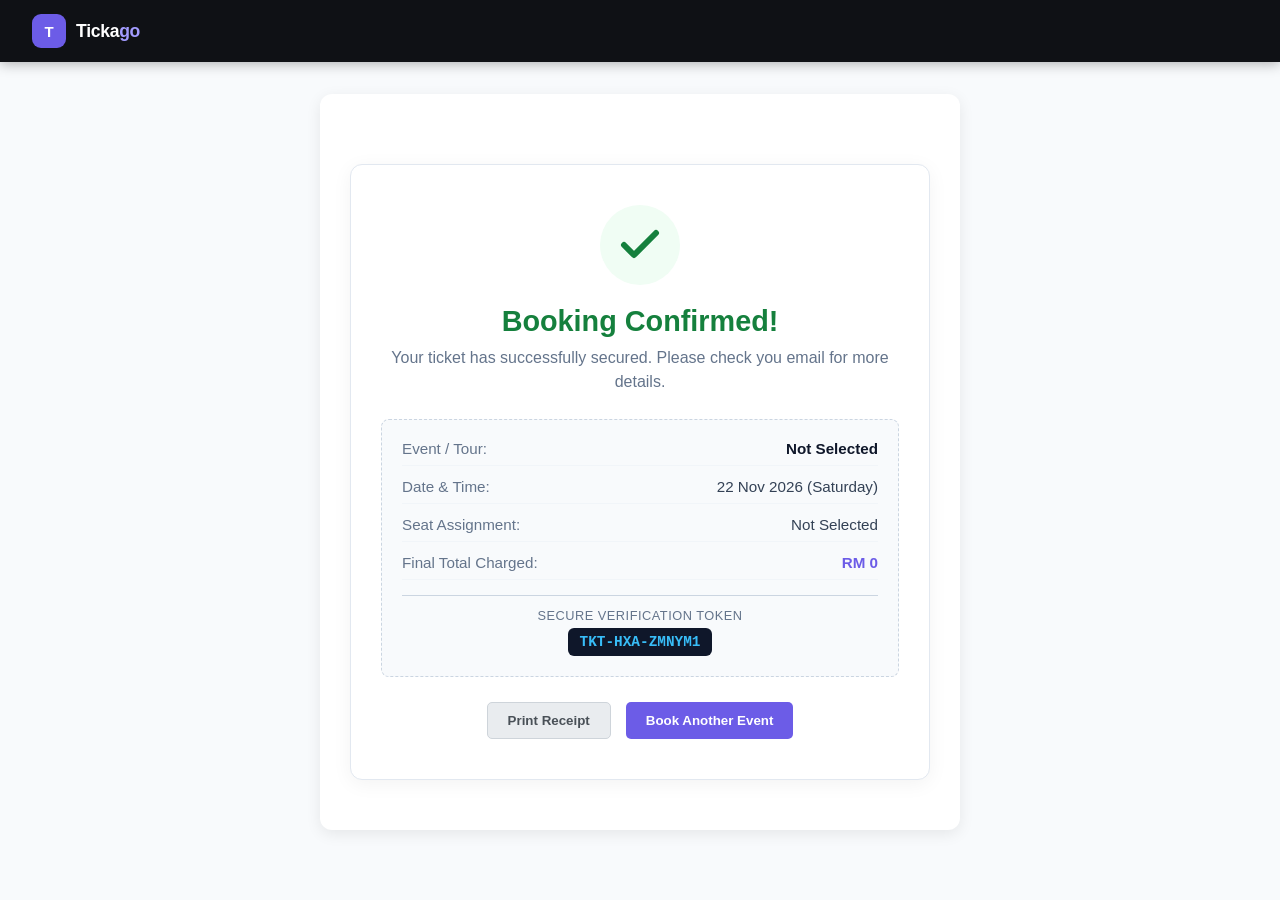
<file: success.html>
<!DOCTYPE html>
<html lang="en">
<head>
    <meta charset="UTF-8">
    <meta name="viewport" content="width=device-width, initial-scale=1.0">
    <title>Ticket Hub - Booking Successful</title>
    <link rel="stylesheet" href="style.css">
    <script src="config.js"></script>
    <style>
        body {
            background-color: #f8fafc;
            color: #0f172a;
            font-family: 'Segoe UI', Tahoma, Geneva, Verdana, sans-serif;
        }

        .success-card {
            background: #ffffff;
            border: 1px solid #e2e8f0;
            border-radius: 12px;
            padding: 40px 30px;
            text-align: center;
            box-shadow: 0 4px 20px rgba(0, 0, 0, 0.05);
            margin-top: 20px;
        }

        /* Animated Success Mark Element */
        .success-icon {
            width: 80px;
            height: 80px;
            background: #f0fdf4;
            border-radius: 50%;
            display: flex;
            align-items: center;
            justify-content: center;
            margin: 0 auto 20px auto;
            color: #15803d;
        }

        .receipt-panel {
            background: #f8fafc;
            border: 1px dashed #cbd5e1;
            border-radius: 8px;
            padding: 20px;
            margin: 25px 0;
            text-align: left;
        }

        .receipt-row {
            display: flex;
            justify-content: space-between;
            margin-bottom: 12px;
            font-size: 0.95rem;
            border-bottom: 1px solid #f1f5f9;
            padding-bottom: 8px;
        }

        .receipt-row:last-child {
            border-bottom: none;
            margin-bottom: 0;
            padding-bottom: 0;
        }

        .token-badge {
            font-family: 'Courier New', Courier, monospace;
            background: #0f172a;
            color: #38bdf8;
            padding: 6px 12px;
            border-radius: 6px;
            font-size: 0.9rem;
            font-weight: bold;
            word-break: break-all;
            display: inline-block;
            margin-top: 5px;
        }
    </style>
</head>
<body>
<nav style="background:#0f1115;padding:0 32px;height:62px;display:flex;align-items:center;gap:10px;position:sticky;top:0;z-index:100;box-shadow:0 2px 12px rgba(0,0,0,0.3);"><div style="width:34px;height:34px;background:#6c5ce7;border-radius:9px;display:flex;align-items:center;justify-content:center;color:#fff;font-weight:800;font-size:15px;">T</div><span style="color:#fff;font-size:1.1rem;font-weight:700;letter-spacing:-0.3px;">Ticka<span style="color:#a29bfe">go</span></span></nav>
    <div class="container" style="max-width: 580px; padding-top: 50px; padding-bottom: 50px;">
        
        <div class="success-card">
            <div class="success-icon">
                <svg xmlns="http://www.w3.org/2000/svg" width="48" height="48" viewBox="0 0 24 24" fill="none" stroke="currentColor" stroke-width="3" stroke-linecap="round" stroke-linejoin="round">
                    <polyline points="20 6 9 17 4 12"></polyline>
                </svg>
            </div>

            <h1 style="margin: 0 0 8px 0; font-size: 1.8rem; color: #15803d;">Booking Confirmed!</h1>
            <p style="color: #64748b; margin: 0; font-size: 1rem;">Your ticket has successfully secured. Please check you email for more details.</p>

            <div class="receipt-panel">
                <div class="receipt-row">
                    <span style="color: #64748b;">Event / Tour:</span>
                    <strong id="rec-event" style="color: #0f172a;">-</strong>
                </div>
                <div class="receipt-row">
                    <span style="color: #64748b;">Date & Time:</span>
                    <span id="rec-date" style="color: #334155;">-</span>
                </div>
                <div class="receipt-row">
                    <span style="color: #64748b;">Seat Assignment:</span>
                    <span id="rec-seat" style="color: #334155;">-</span>
                </div>
                <div class="receipt-row">
                    <span style="color: #64748b;">Final Total Charged:</span>
                    <strong id="rec-total" style="color: #6c5ce7;">RM 0</strong>
                </div>
                <div style="margin-top: 15px; border-top: 1px solid #cbd5e1; padding-top: 12px; text-align: center;">
                    <span style="font-size: 0.8rem; text-transform: uppercase; letter-spacing: 0.5px; color: #64748b; display: block;">Secure Verification Token</span>
                    <div class="token-badge" id="telemetry-token">GENERATE_TOKEN</div>
                </div>
            </div>

            <div style="display: flex; gap: 15px; justify-content: center;">
                <button class="btn btn-secondary" style="margin: 0; width: auto;" onclick="window.print()">Print Receipt</button>
                <button class="btn btn-primary" style="margin: 0; width: auto;" onclick="returnToStart()">Book Another Event</button>
            </div>
        </div>

    </div>

    <script>
        window.onload = function() {
            // 1. Fetch values saved out of local session cache storage
            let event = localStorage.getItem('selected_event') || "Not Selected";
            let date = localStorage.getItem('selected_date') || "Not Selected";
            let seatRaw = localStorage.getItem('selected_seat') || "Not Selected";
            let qty = parseInt(localStorage.getItem('selected_qty')) || 1;
            let finalPattern = localStorage.getItem('fyp_pattern') || "UNKNOWN_FLOW";

            document.getElementById('rec-event').innerText = event;
            document.getElementById('rec-date').innerText = date;

            // 2. Format ticket and quantity layout text channels
            if (qty > 1 && seatRaw !== "Not Selected") {
                document.getElementById('rec-seat').innerText = `${seatRaw} x ${qty}`;
            } else {
                document.getElementById('rec-seat').innerText = seatRaw;
            }

            // 3. Compute final balance string logic accurately
if (seatRaw !== "Not Selected") {
    let numericPrice = 0;
    
    if (seatRaw.includes("RM")) {
        let pricePart = seatRaw.split("RM")[1];
        numericPrice = parseInt(pricePart.replace(/[^0-9]/g, '')) || 0;
    } else {
        numericPrice = parseInt(seatRaw.replace(/[^0-9]/g, '')) || 0;
    }
    
    document.getElementById('rec-total').innerText = `RM ${numericPrice * qty}`;
}

            // 4. Generate a unique, pseudo-crypto tracking signature for verification presentation
            // Shows user's exact behavioral pattern sequence string (e.g., "HASQC") to tie it back to your research parameters!
            let randomHex = Math.random().toString(36).substring(2, 8).toUpperCase();
            document.getElementById('telemetry-token').innerText = `TKT-${finalPattern}-${randomHex}`;
        };

        function returnToStart() {
            // Clean out local device variables to clear up security tracking fields for the next visitor
            localStorage.clear();
            window.location.href = 'home.html';
        }
    </script>
</body>
</html>
</file>
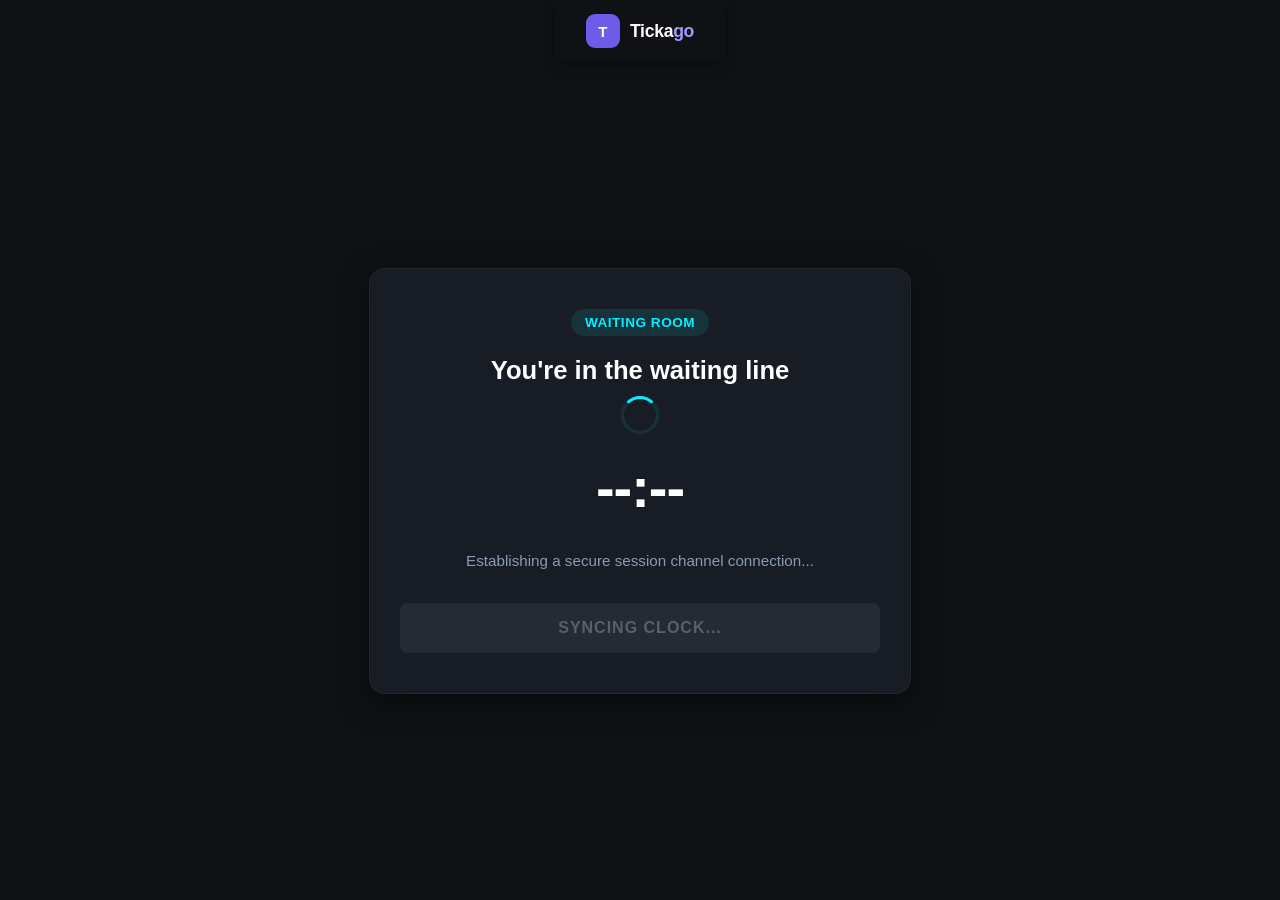
<file: waitingroom.html>
<!DOCTYPE html>
<html lang="en">
<head>
    <meta charset="UTF-8">
    <meta name="viewport" content="width=device-width, initial-scale=1.0">
    <title>Queue | Tickago</title>
    <style>
        :root {
            --bg-color: #0f1115;
            --card-bg: #181c24;
            --accent-blue: #00f0ff;
            --accent-green: #2ecc71;
            --text-main: #ffffff;
            --text-muted: #8b9bb4;
        }

        body {
            background-color: var(--bg-color);
            color: var(--text-main);
            font-family: -apple-system, BlinkMacSystemFont, "Segoe UI", Roboto, sans-serif;
            display: flex;
            flex-direction: column;
            justify-content: flex-start;
            align-items: center;
            min-height: 100vh;
            margin: 0;
            padding: 0;
        }

        .queue-container {
            max-width: 480px;
            width: 100%;
            background: var(--card-bg);
            border-radius: 16px;
            padding: 40px 30px;
            text-align: center;
            box-shadow: 0 10px 30px rgba(0, 0, 0, 0.5);
            border: 1px solid rgba(255, 255, 255, 0.05);
        }

        .status-badge {
            display: inline-block;
            background: rgba(0, 240, 255, 0.1);
            color: var(--accent-blue);
            padding: 6px 14px;
            border-radius: 50px;
            font-size: 0.85rem;
            font-weight: 600;
            text-transform: uppercase;
            margin-bottom: 20px;
            letter-spacing: 0.5px;
        }

        .status-badge.live {
            background: rgba(46, 204, 113, 0.1);
            color: var(--accent-green);
        }

        h2 {
            font-size: 1.6rem;
            margin: 0 0 10px 0;
            font-weight: 700;
        }

        p {
            color: var(--text-muted);
            font-size: 0.95rem;
            line-height: 1.5;
            margin: 0 0 30px 0;
        }

        .spinner-box {
            display: flex;
            justify-content: center;
            align-items: center;
            height: 40px;
            margin-bottom: 20px;
        }

        .pulse-loader {
            width: 32px;
            height: 32px;
            border: 3px solid rgba(0, 240, 255, 0.1);
            border-top-color: var(--accent-blue);
            border-radius: 50%;
            animation: spin 1s linear infinite;
        }

        @keyframes spin {
            0% { transform: rotate(0deg); }
            100% { transform: rotate(360deg); }
        }

        .timer-display {
            font-size: 3.5rem;
            font-weight: 800;
            margin-bottom: 30px;
            letter-spacing: -1px;
            font-variant-numeric: tabular-nums;
            color: #ffffff;
        }

        .btn-queue {
            background: #242b35;
            color: rgba(255, 255, 255, 0.25);
            border: none;
            padding: 16px 24px;
            font-size: 1rem;
            font-weight: 600;
            border-radius: 8px;
            width: 100%;
            cursor: not-allowed;
            text-transform: uppercase;
            letter-spacing: 1px;
            transition: all 0.3s ease;
        }

        .btn-queue.active {
            background: linear-gradient(90deg, #6c5ce7, #5b4cc4);
            color: #ffffff;
            cursor: pointer;
            box-shadow: 0 4px 15px rgba(108,92,231,0.35);
        }
    </style>
</head>
<body>
<nav style="background:#0f1115;padding:0 32px;height:62px;display:flex;align-items:center;gap:10px;position:sticky;top:0;z-index:100;box-shadow:0 2px 12px rgba(0,0,0,0.3);"><div style="width:34px;height:34px;background:#6c5ce7;border-radius:9px;display:flex;align-items:center;justify-content:center;color:#fff;font-weight:800;font-size:15px;">T</div><span style="color:#fff;font-size:1.1rem;font-weight:700;letter-spacing:-0.3px;">Ticka<span style="color:#a29bfe">go</span></span></nav>

<div style="flex:1;display:flex;align-items:center;justify-content:center;padding:24px;width:100%;">
<div class="queue-container">
    <div id="badge" class="status-badge">Waiting Room</div>
    <h2 id="headline">You're in the waiting line</h2>
    
    
    <div class="spinner-box" id="spinner-container">
        <div class="pulse-loader"></div>
    </div>

    <div class="timer-display" id="timer-display">--:--</div>
    
    <p id="subtext">Please stay on this page to maintain your spot in line. Do not refresh.</p>
    
    <button id="enter-btn" class="btn-queue">Sale Starting Soon</button>
</div>
</div>

<script src="config.js"></script>

<script>
    // Automatically cleans up any accidental trailing slash from config.js
    let cleanHost = typeof API_URL !== 'undefined' ? API_URL : "http://127.0.0.1:8000";
    if (cleanHost.endsWith('/')) {
        cleanHost = cleanHost.slice(0, -1);
    }

    let isSaleLive = false;
    let currentCountdown = 0;

    async function synchronizeClock() {
        try {

            // This now guarantees a clean, single-slash URL every single time
            const response = await fetch(`${cleanHost}/api/sale-status`, {
                method: 'GET',
            headers: {
                    "ngrok-skip-browser-warning": "true"
            }
            });     

            if (!response.ok) throw new Error(`HTTP downstream lag error: ${response.status}`);

            const data = await response.json();
            currentCountdown = data.countdown;
            
            if (data.isSaleLive || data.countdown <= 0) {
                clearInterval(syncLoop);
                isSaleLive = true;
                
                document.getElementById('badge').innerText = "On Sale";
                document.getElementById('badge').className = "status-badge live";
                document.getElementById('headline').innerText = "Sale is Now Live!";
                document.getElementById('subtext').innerText = "Tickets are now available. Proceed to select your seats.";
                document.getElementById('spinner-container').style.display = 'none';
                document.getElementById('timer-display').style.display = 'none';
                
                const btn = document.getElementById('enter-btn');
                btn.innerText = "Select My Seats";
                btn.className = "btn-queue active"; 
            } 

        } catch (err) {
            console.warn("Could not sync with central ticket pool server:", err);
            document.getElementById('timer-display').innerText = "--:--";
            document.getElementById('enter-btn').innerText = "Syncing Clock...";
            document.getElementById('subtext').innerText = "Establishing a secure session channel connection...";
        }
    }

    setInterval(() => {

    if (!isSaleLive && currentCountdown > 0) {

        currentCountdown--;

        let minutes = Math.floor(currentCountdown / 60);
        let seconds = currentCountdown % 60;

        document.getElementById('timer-display').innerText =
            `${minutes.toString().padStart(2,'0')}:${seconds.toString().padStart(2,'0')}`;
        }

    }, 1000);

    synchronizeClock();
    const syncLoop = setInterval(synchronizeClock, 1000);

    document.getElementById('enter-btn').addEventListener('click', function() {
        if (!isSaleLive) return;

        // Stamp a one-use token so salelive.html can verify this user
        // actually waited through the countdown and wasn't a bot bypass.
        sessionStorage.setItem('gate_token', Date.now().toString());

        window.location.href = "salelive.html";
    });


</script>

</body>
</html>
</file>
<file: style.css>
body { 
    font-family: 'Segoe UI', Arial, sans-serif; 
    background-color: #f4f3fb; 
    color: #333; 
    margin: 0; 
    padding: 0; 
}

.container { 
    max-width: 600px; 
    margin: 32px auto; 
    background: white; 
    padding: 30px; 
    border-radius: 12px; 
    box-shadow: 0 4px 15px rgba(0,0,0,0.08); 
    text-align: center; 
}

h1 { color: #111; margin-top: 0; font-size: 1.8rem; }
h2 { color: #555; font-size: 1.2rem; margin-top: 20px; text-align: left; }
p { color: #666; line-height: 1.5; }

/* --- VISUAL TIMELINE STEPPER --- */
/* --- VISUAL TIMELINE STEPPER (COMPACT VERSION) --- */
.stepper-wrapper {
    display: flex;
    justify-content: space-between;
    margin-bottom: 20px; /* Reduced from 35px to tuck it closer to the heading */
    position: relative;
    max-width: 450px;    /* Constrains the horizontal span so it doesn't look stretched */
    margin-left: auto;   /* Centers the restricted container block */
    margin-right: auto;  /* Centers the restricted container block */
}

.stepper-wrapper::before {
    content: "";
    position: absolute;
    top: 14px;           /* Adjusted to perfectly strike through the smaller 28px circles */
    left: 0;
    width: 100%;
    height: 3px;         /* Slightly thinner connecting bar line */
    background-color: #e0e0e0;
    z-index: 1;
}

.stepper-item {
    position: relative;
    display: flex;
    flex-direction: column;
    align-items: center;
    flex: 1;
    z-index: 2;
}

.stepper-item .step-counter {
    width: 28px;         /* Shrunk from 36px */
    height: 28px;        /* Shrunk from 36px */
    border-radius: 50%;
    background: #fff;
    border: 2px solid #e0e0e0; /* Thinner border radius line */
    display: flex;
    justify-content: center;
    align-items: center;
    font-weight: bold;
    color: #999;
    font-size: 0.8rem;   /* Adjusted text size for smaller bubble context */
}

.stepper-item .step-name {
    margin-top: 6px;
    font-size: 0.75rem;  /* Shrunk text size slightly for tighter text tracking */
    color: #888;
    font-weight: 600;
}

.stepper-item.active .step-counter { background-color: #6c5ce7; border-color: #6c5ce7; color: #fff; }
.stepper-item.active .step-name { color: #6c5ce7; font-weight: bold; }
.stepper-item.completed .step-counter { background-color: #28a745; border-color: #28a745; color: #fff; }
.stepper-item.completed .step-name { color: #28a745; }

/* --- SELECTION CARDS --- */
.event-list, .date-list { display: flex; flex-direction: column; gap: 12px; margin: 20px 0; }
.event-card, .date-card, .ticket-option { 
    display: flex; justify-content: space-between; align-items: center; 
    padding: 15px; border: 1px solid #e0e0e0; border-radius: 8px; 
    background: #fff; text-align: left; cursor: pointer;
}
.event-card:hover, .date-card:hover, .ticket-option:hover { border-color: #007bff; background-color: #f4f9ff; }
.active-card { border-color: #007bff !important; background-color: #f4f9ff !important; box-shadow: 0 2px 8px rgba(0,123,255,0.1); }
.badge { background: #28a745; color: white; padding: 4px 8px; border-radius: 4px; font-size: 0.8rem; }
.hidden-section { display: none; margin-top: 25px; border-top: 2px dashed #e0e0e0; padding-top: 20px; }

/* --- FORMS & BUTTONS --- */
.form-group { margin-bottom: 15px; text-align: left; }
.form-group label { display: block; font-weight: 600; margin-bottom: 5px; font-size: 0.9rem; }
.form-group input { width: 100%; padding: 10px; border: 1px solid #ccc; border-radius: 6px; box-sizing: border-box; }
.btn { padding: 10px 20px; border: none; border-radius: 5px; cursor: pointer; margin: 5px; font-weight: bold; text-decoration: none; display: inline-block; }
.btn-primary { background: #6c5ce7; color: white; }
.btn-secondary { background: #e9ecef; color: #495057; border: 1px solid #ced4da; }
.btn-danger { background: #dc3545; color: white; }
.btn-checkout { background: #28a745; color: white; width: 100%; font-size: 1.1rem; padding: 12px; }
.btn-disabled { background: #cccccc; color: #666666; cursor: not-allowed; }
.nav-buttons { display: flex; justify-content: space-between; gap: 15px; margin-top: 30px; }

/* --- OTHER UI --- */
.payment-box { background: #fff; border: 2px solid #e0e0e0; border-radius: 8px; padding: 20px; text-align: left; margin-top: 20px; }
.secure-badge { display: inline-flex; align-items: center; gap: 8px; background: #e2f0d9; color: #385723; padding: 8px 12px; border-radius: 20px; font-weight: bold; font-size: 0.85rem; margin-bottom: 15px; }
.payment-methods { display: flex; gap: 15px; margin: 15px 0; }
.method-card { flex: 1; border: 1px solid #ccc; border-radius: 6px; padding: 12px; text-align: center; cursor: pointer; font-weight: 600; font-size: 0.9rem; }
.method-card:hover { border-color: #007bff; background: #f4f9ff; }

/* ==========================================
   MOBILE RESPONSIVE
   ========================================== */

@media (max-width: 600px) {

    /* General */
    body {
        padding: 0;
    }

    .container {
        margin: 16px auto;
        padding: 16px;
        border-radius: 10px;
    }

    h1 { font-size: 1.4rem; }
    h2 { font-size: 1rem; }

    /* Stepper */
    .stepper-wrapper {
        max-width: 100%;
        margin-bottom: 16px;
    }
    .stepper-item .step-name {
        font-size: 0.65rem;
    }

    /* Date cards */
    .date-card {
        min-width: 120px !important;
        padding: 12px !important;
    }
    .date-card div[style*="font-size:20px"] {
        font-size: 16px !important;
    }

    /* Venue map */
    .venue-wrapper {
        padding: 20px 12px 16px;
    }
    .zone-rock  { width: 220px !important; height: 60px !important; }
    .zone-cat1  { width: 160px !important; height: 54px !important; }
    .zone-cat2  { width: 210px !important; height: 54px !important; }
    .zone-cat3  { width: 98px  !important; height: 54px !important; }
    .zone-btn .zn { font-size: 11px !important; }
    .zone-btn .zp { font-size: 10px !important; }

    /* Seat grid — shrink seats on small screens */
    .seat {
        width: 26px !important;
        height: 23px !important;
        font-size: 8px !important;
        border-radius: 4px 4px 2px 2px !important;
    }
    .seat-row { gap: 3px !important; }
    .seat-grid { gap: 5px !important; }
    .row-lbl { width: 12px !important; font-size: 10px !important; }

    /* Summary bar */
    #summary-bar {
        flex-direction: column !important;
        align-items: flex-start !important;
        gap: 8px !important;
    }
    #summary-bar .btn {
        width: 100%;
        text-align: center;
    }

    /* Payment page */
    .form-row {
        flex-direction: column !important;
        gap: 0 !important;
    }

    /* Nav buttons */
    .nav-buttons {
        flex-direction: column;
        gap: 10px;
    }
    .nav-buttons .btn {
        width: 100%;
        text-align: center;
    }

    /* Home page concert cards */
    .concert-card {
        flex-direction: column;
        align-items: flex-start;
    }
    .card-date-block {
        border-right: none !important;
        border-bottom: 2px dashed rgba(255,255,255,0.3);
        width: 100%;
        flex-direction: row !important;
        gap: 12px;
        padding: 12px 16px !important;
    }
    .action-area {
        width: 100%;
        padding: 12px 16px !important;
    }
    .action-btn {
        width: 100%;
    }

    /* Seat legend */
    .seat-legend {
        gap: 10px !important;
        flex-wrap: wrap;
    }

    /* Venue legend */
    .venue-legend {
        gap: 8px !important;
    }
}
</file>
